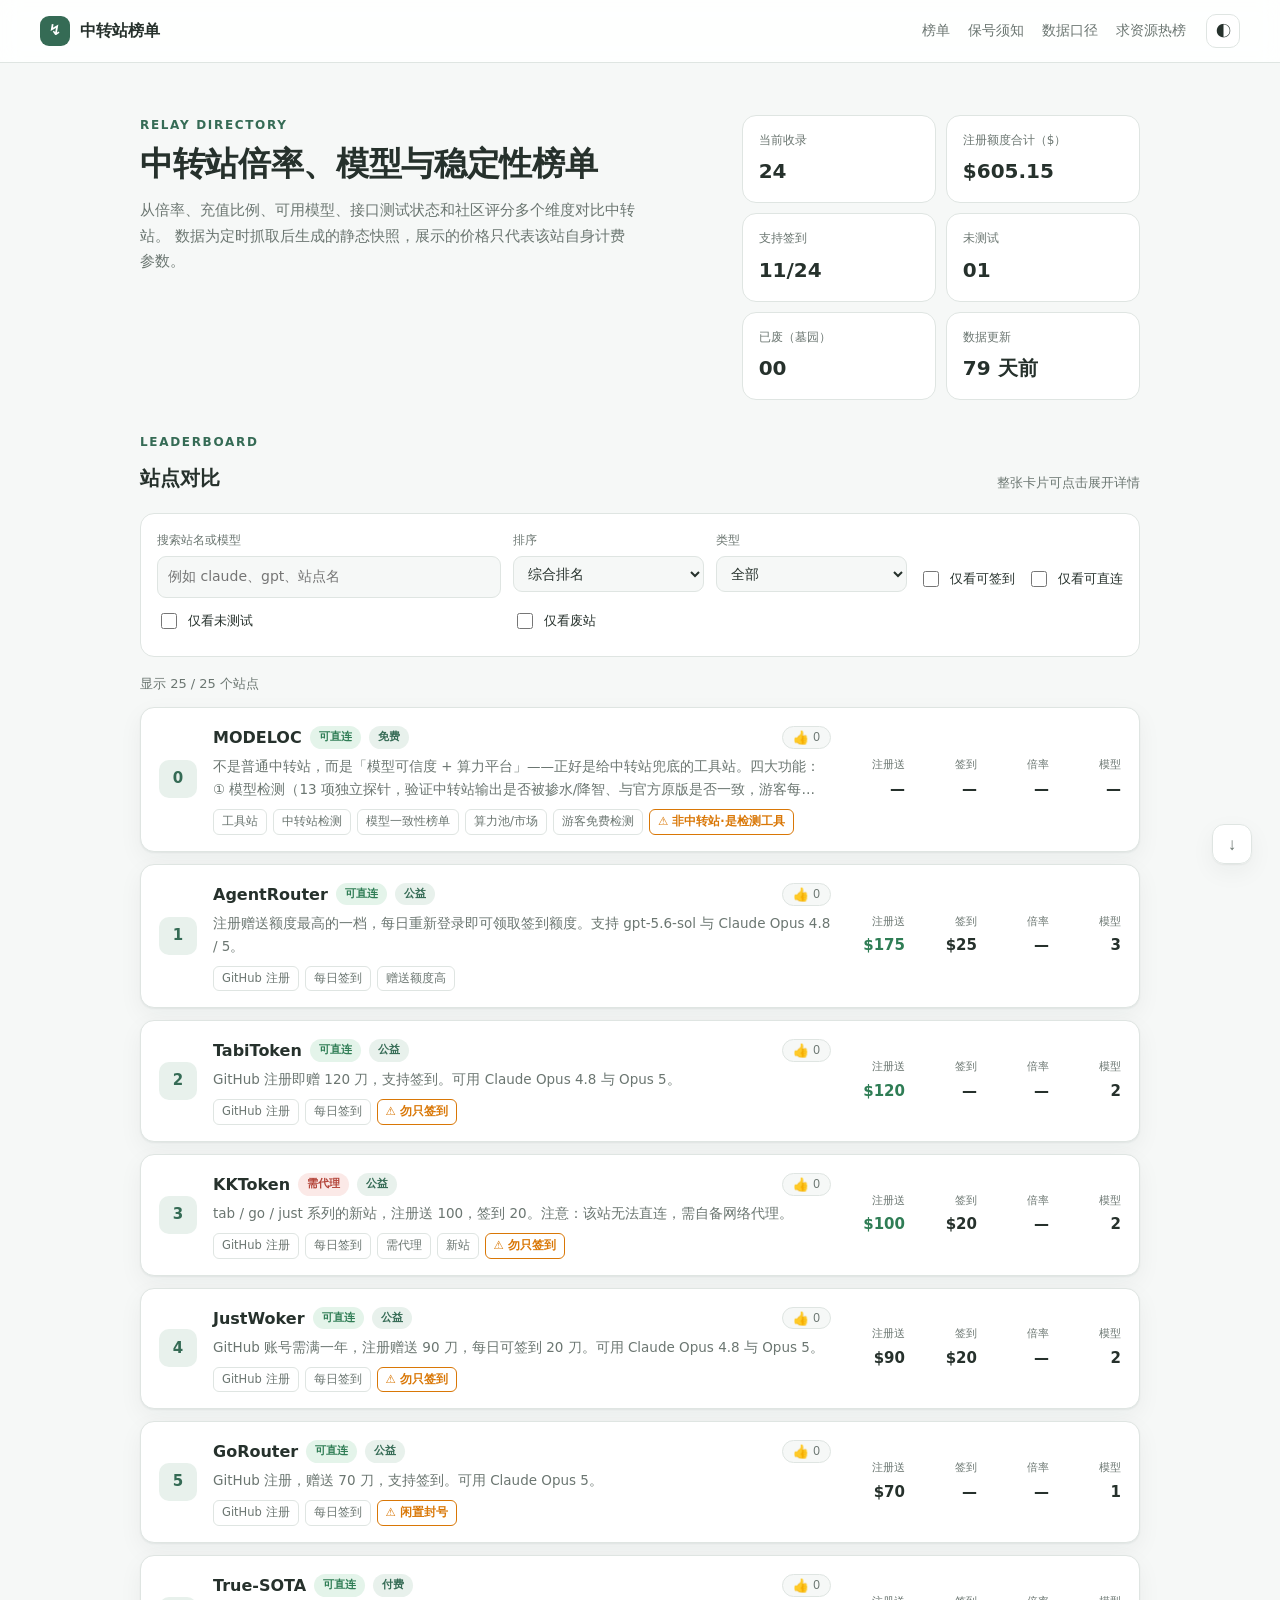
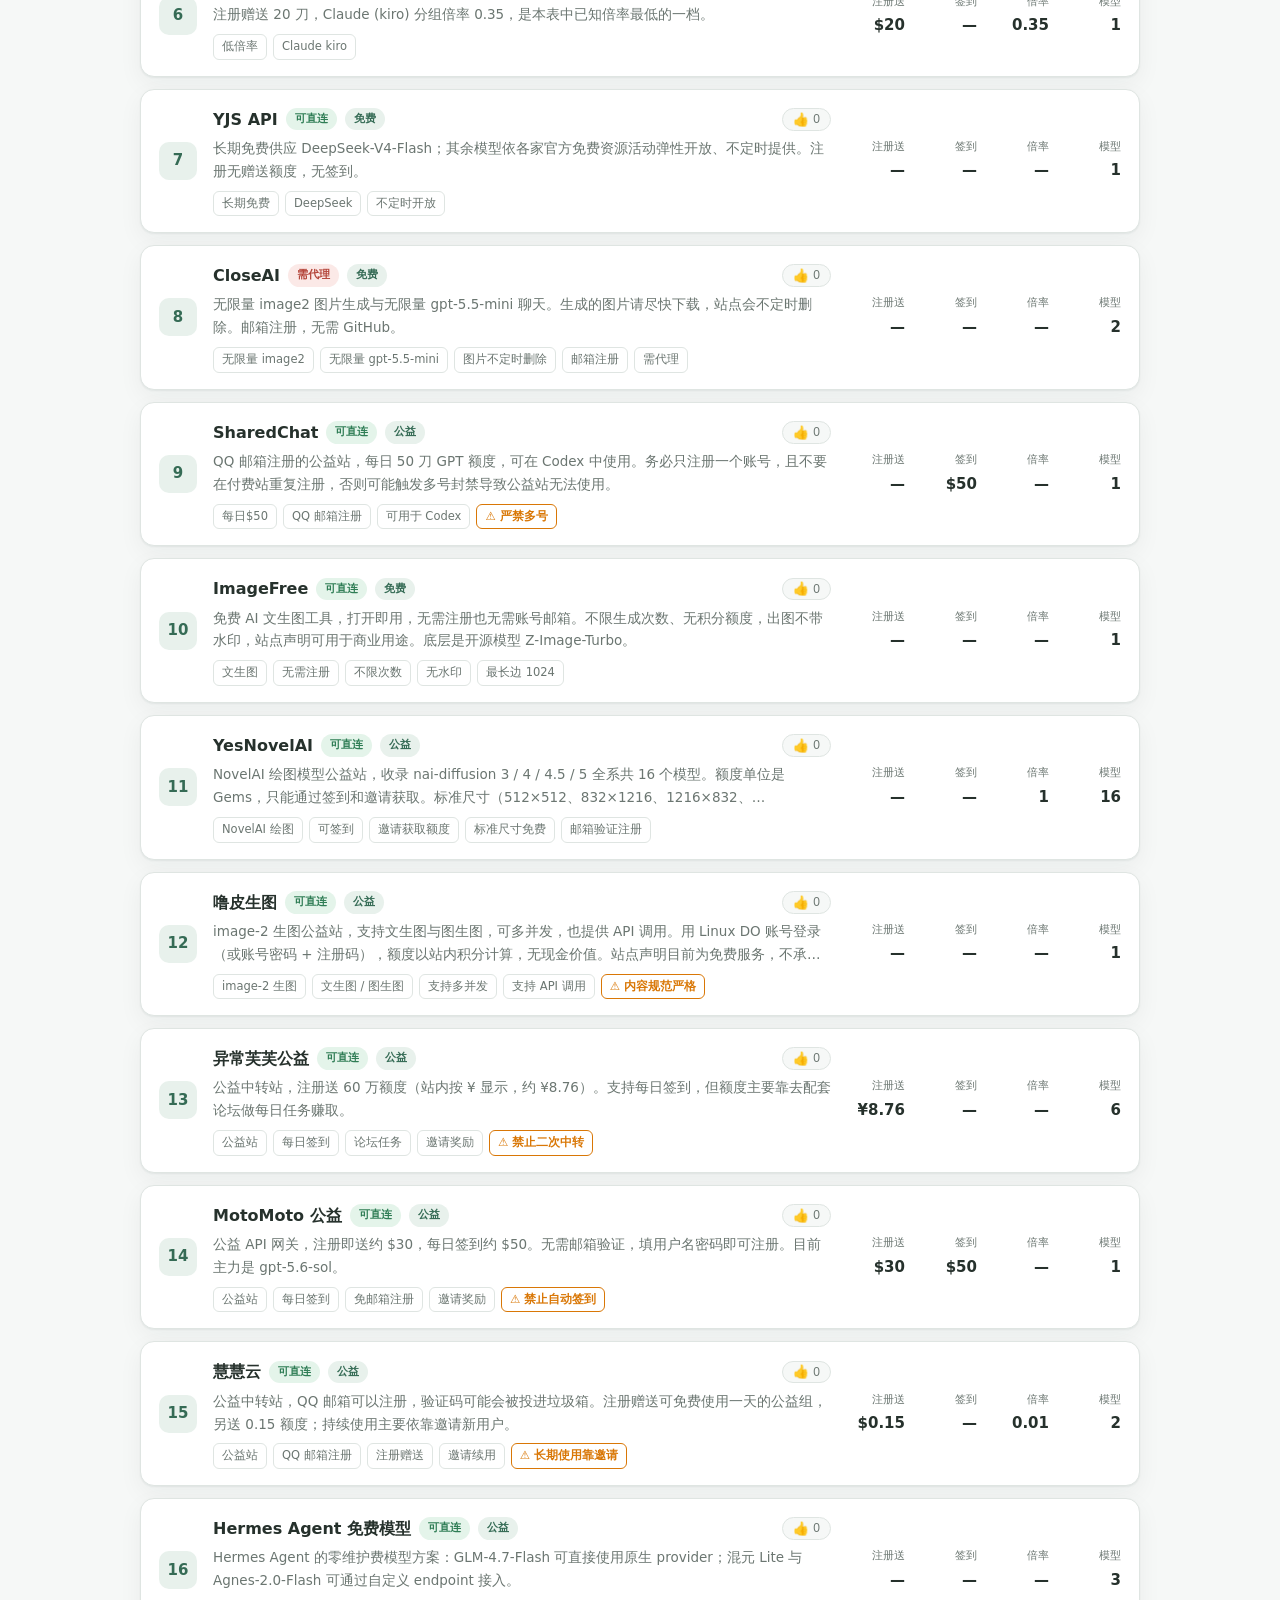
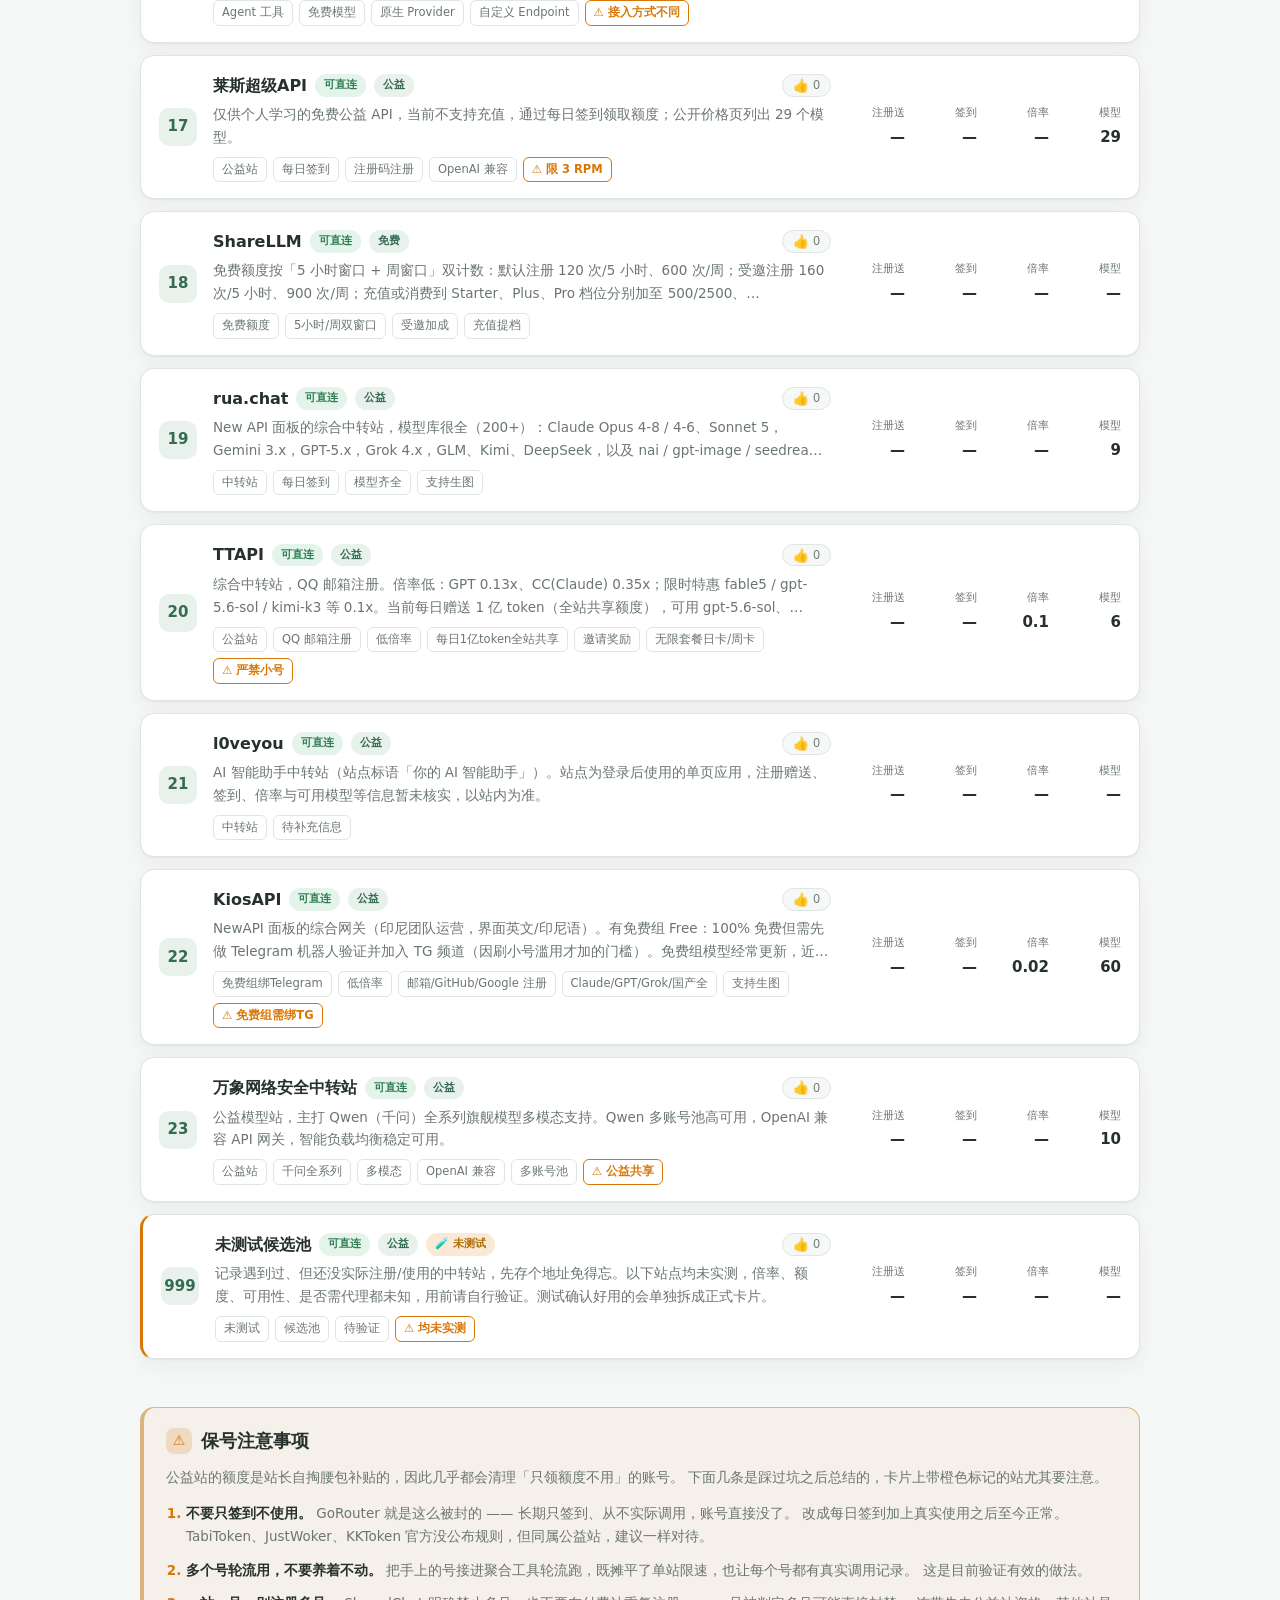
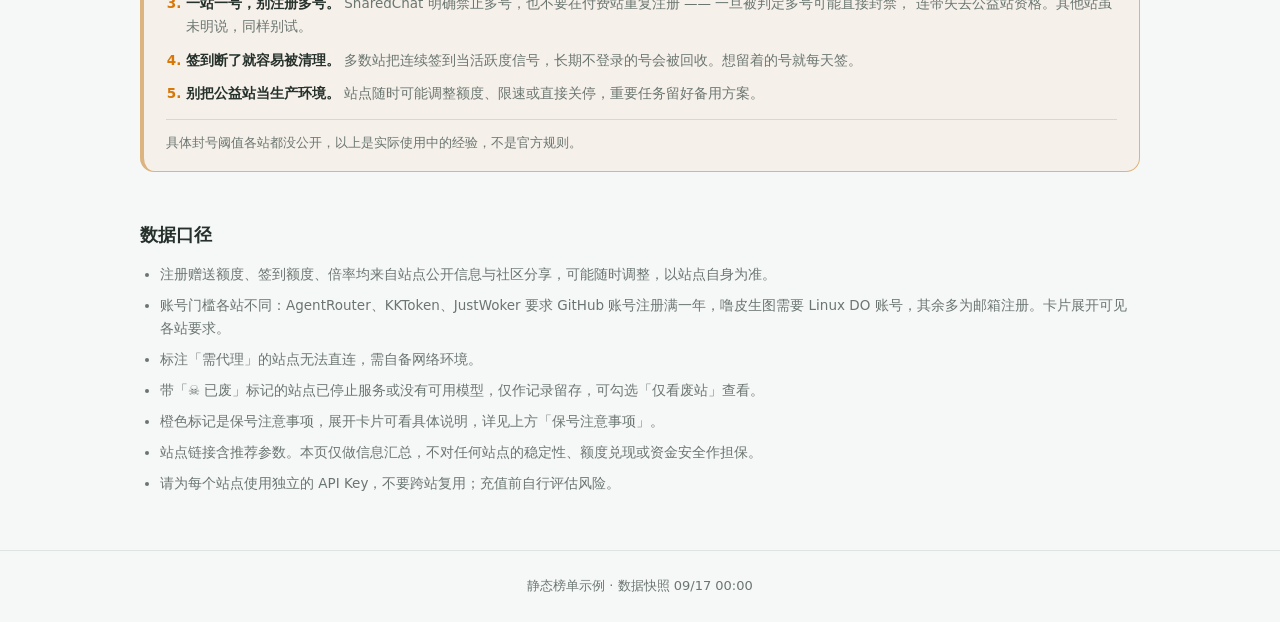
<file: index.html>
<!doctype html>
<html lang="zh-CN">
  <head>
    <meta charset="UTF-8" />
    <meta name="viewport" content="width=device-width, initial-scale=1.0" />
    <meta name="robots" content="index,follow,max-image-preview:large" />
    <meta
      name="description"
      content="中转站榜单：汇总倍率、充值比例、可用模型、接口测试状态与社区评分，一页对比。"
    />
    <title>中转站榜单 · 倍率与可用性对比</title>
    <script src="config.js?v=20261019a"></script>
    <link rel="stylesheet" href="styles.css?v=20261019a" />
    <script src="app.js?v=20261019a" defer></script>
  </head>
  <body>
    <a class="skip-link" href="#board">跳到榜单内容</a>

    <header class="site-header" id="top">
      <a class="brand" href="#top" aria-label="返回页面顶部">
        <span class="brand-mark" aria-hidden="true">↯</span>
        <span>中转站榜单</span>
      </a>
      <nav class="site-nav" aria-label="页面导航">
        <a href="#board">榜单</a>
        <a href="#notice">保号须知</a>
        <a href="#about">数据口径</a>
        <a href="./qiu/">求资源热榜</a>
      </nav>
      <div class="header-actions">
        <button type="button" class="theme-toggle" data-theme-toggle aria-pressed="false">
          <span aria-hidden="true">◐</span>
          <span class="visually-hidden">切换深浅色主题</span>
        </button>
      </div>
    </header>

    <main>
      <section class="intro" aria-labelledby="page-title">
        <div class="intro-copy">
          <p class="eyebrow">RELAY DIRECTORY</p>
          <h1 id="page-title">中转站倍率、模型与稳定性榜单</h1>
          <p class="intro-text">
            从倍率、充值比例、可用模型、接口测试状态和社区评分多个维度对比中转站。
            数据为定时抓取后生成的静态快照，展示的价格只代表该站自身计费参数。
          </p>
        </div>
        <dl class="summary-grid" aria-label="数据概览">
          <div class="summary-card">
            <dt>当前收录</dt>
            <dd data-stat="total">--</dd>
          </div>
          <div class="summary-card">
            <dt>注册额度合计（$）</dt>
            <dd data-stat="bonus">--</dd>
          </div>
          <div class="summary-card">
            <dt>支持签到</dt>
            <dd data-stat="checkin">--</dd>
          </div>
          <div class="summary-card">
            <dt>未测试</dt>
            <dd data-stat="untested">--</dd>
          </div>
          <div class="summary-card">
            <dt>已废（墓园）</dt>
            <dd data-stat="dead">--</dd>
          </div>
          <div class="summary-card">
            <dt>数据更新</dt>
            <dd data-stat="updated">--</dd>
          </div>
        </dl>
      </section>
      <!-- 后台入口：地址栏加 #admin 才显示，真正权限由后端密码控制。 -->
      <section class="admin-panel" id="admin" data-admin-panel hidden aria-labelledby="admin-title">
        <h2 id="admin-title"><span aria-hidden="true">🔧</span> 站长后台</h2>
        <p class="admin-sub" data-admin-sub>登录后可以新增站点，并在卡片中修改内容。</p>
        <form class="admin-login" data-admin-login>
          <label for="admin-pw">密码</label>
          <input type="password" id="admin-pw" autocomplete="current-password" data-admin-input />
          <button type="submit" class="admin-submit" data-admin-submit>登录</button>
          <button type="button" class="admin-logout" data-admin-logout hidden>退出</button>
          <span class="admin-msg" data-admin-msg aria-live="polite"></span>
        </form>
        <div class="admin-new" data-admin-new hidden>
          <button type="button" class="admin-new-toggle" data-admin-new-toggle>+ 新增一个站点</button>
          <span class="admin-new-msg" data-admin-new-msg aria-live="polite"></span>
          <div class="admin-new-form" data-admin-new-form hidden></div>
        </div>
        <div class="admin-new" data-admin-deadnew hidden>
          <button type="button" class="admin-new-toggle admin-deadnew-toggle" data-admin-deadnew-toggle>
            ☠ 新增废站（只填名字就行）
          </button>
          <span class="admin-new-msg" data-admin-deadnew-msg aria-live="polite"></span>
          <div class="admin-new-form" data-admin-deadnew-form hidden></div>
        </div>
        <div class="admin-deleted" data-admin-deleted hidden>
          <button type="button" class="admin-new-toggle" data-admin-deleted-toggle>
            已删除卡片（0）
          </button>
          <span class="admin-new-msg" data-admin-deleted-msg aria-live="polite"></span>
          <div class="admin-deleted-list" data-admin-deleted-list hidden></div>
        </div>
        <div class="admin-deleted" data-admin-hidden hidden>
          <button type="button" class="admin-new-toggle" data-admin-hidden-toggle>
            已隐藏卡片（0）
          </button>
          <span class="admin-new-msg" data-admin-hidden-msg aria-live="polite"></span>
          <div class="admin-deleted-list" data-admin-hidden-list hidden></div>
        </div>
      </section>

      <section class="board-section" id="board" aria-labelledby="board-title">
        <div class="section-heading">
          <div>
            <p class="eyebrow">LEADERBOARD</p>
            <h2 id="board-title">站点对比</h2>
          </div>
          <p class="section-note">整张卡片可点击展开详情</p>
        </div>

        <form class="controls" data-controls role="search" aria-label="筛选与排序">
          <div class="control search-control">
            <label for="q">搜索站名或模型</label>
            <input
              type="search"
              id="q"
              name="q"
              placeholder="例如 claude、gpt、站点名"
              autocomplete="off"
              data-filter="q"
            />
          </div>
          <div class="control">
            <label for="sort">排序</label>
            <select id="sort" name="sort" data-filter="sort">
              <option value="rank">综合排名</option>
              <option value="bonus">注册额度最高</option>
              <option value="checkin">签到额度最高</option>
              <option value="multiplier">倍率从低到高</option>
              <option value="models">模型数量最多</option>
            </select>
          </div>
          <div class="control">
            <label for="category">类型</label>
            <select id="category" name="category" data-filter="category">
              <option value="all">全部</option>
              <option value="welfare">有赠送</option>
              <option value="free">免费</option>
              <option value="paid">付费为主</option>
            </select>
          </div>
          <div class="control control-checkbox">
            <input type="checkbox" id="checkin" name="checkin" data-filter="checkin" />
            <label for="checkin">仅看可签到</label>
          </div>
          <div class="control control-checkbox">
            <input type="checkbox" id="direct" name="direct" data-filter="direct" />
            <label for="direct">仅看可直连</label>
          </div>
          <div class="control control-checkbox">
            <input type="checkbox" id="untestedonly" name="untestedonly" data-filter="untested" />
            <label for="untestedonly">仅看未测试</label>
          </div>
          <div class="control control-checkbox">
            <input type="checkbox" id="deadonly" name="deadonly" data-filter="dead" />
            <label for="deadonly">仅看废站</label>
          </div>
        </form>

        <p class="result-count" data-result-count aria-live="polite"></p>
        <div class="board-list" data-board></div>
        <p class="empty-state" data-empty hidden>没有匹配的站点，试试放宽筛选条件。</p>
      </section>
      <section class="notice-section" id="notice" aria-labelledby="notice-title">
        <div class="notice-head">
          <span class="notice-icon" aria-hidden="true">⚠</span>
          <h2 id="notice-title">保号注意事项</h2>
        </div>
        <p class="notice-lead">
          公益站的额度是站长自掏腰包补贴的，因此几乎都会清理「只领额度不用」的账号。
          下面几条是踩过坑之后总结的，卡片上带橙色标记的站尤其要注意。
        </p>
        <ol class="notice-list">
          <li>
            <strong>不要只签到不使用。</strong>
            GoRouter 就是这么被封的 —— 长期只签到、从不实际调用，账号直接没了。
            改成每日签到加上真实使用之后至今正常。TabiToken、JustWoker、KKToken
            官方没公布规则，但同属公益站，建议一样对待。
          </li>
          <li>
            <strong>多个号轮流用，不要养着不动。</strong>
            把手上的号接进聚合工具轮流跑，既摊平了单站限速，也让每个号都有真实调用记录。
            这是目前验证有效的做法。
          </li>
          <li>
            <strong>一站一号，别注册多号。</strong>
            SharedChat 明确禁止多号，也不要在付费站重复注册 —— 一旦被判定多号可能直接封禁，
            连带失去公益站资格。其他站虽未明说，同样别试。
          </li>
          <li>
            <strong>签到断了就容易被清理。</strong>
            多数站把连续签到当活跃度信号，长期不登录的号会被回收。想留着的号就每天签。
          </li>
          <li>
            <strong>别把公益站当生产环境。</strong>
            站点随时可能调整额度、限速或直接关停，重要任务留好备用方案。
          </li>
        </ol>
        <p class="notice-foot">
          具体封号阈值各站都没公开，以上是实际使用中的经验，不是官方规则。
        </p>
      </section>
      <section class="about-section" id="about" aria-labelledby="about-title">
        <h2 id="about-title">数据口径</h2>
        <ul class="about-list">
          <li>注册赠送额度、签到额度、倍率均来自站点公开信息与社区分享，可能随时调整，以站点自身为准。</li>
          <li>账号门槛各站不同：AgentRouter、KKToken、JustWoker 要求 GitHub 账号注册满一年，噜皮生图需要 Linux DO 账号，其余多为邮箱注册。卡片展开可见各站要求。</li>
          <li>标注「需代理」的站点无法直连，需自备网络环境。</li>
          <li>带「☠ 已废」标记的站点已停止服务或没有可用模型，仅作记录留存，可勾选「仅看废站」查看。</li>
          <li>橙色标记是保号注意事项，展开卡片可看具体说明，详见上方「保号注意事项」。</li>
          <li>站点链接含推荐参数。本页仅做信息汇总，不对任何站点的稳定性、额度兑现或资金安全作担保。</li>
          <li>请为每个站点使用独立的 API Key，不要跨站复用；充值前自行评估风险。</li>
        </ul>
      </section>
    </main>

    <footer class="site-footer">
      <p>静态榜单示例 · 数据快照 <span data-footer-updated>--</span></p>
    </footer>

    <div class="scroll-dock" data-scroll-dock hidden>
      <button type="button" class="scroll-btn" data-scroll-top aria-label="回到顶部" title="回到顶部">
        <span aria-hidden="true">↑</span>
      </button>
      <button type="button" class="scroll-btn" data-scroll-bottom aria-label="到底部" title="到底部">
        <span aria-hidden="true">↓</span>
      </button>
    </div>

    <template data-card-template>
      <article class="board-card" tabindex="0" role="button" aria-expanded="false">
        <div class="card-main">
          <div class="rank-badge" data-field="rank"></div>
          <div class="card-body">
            <div class="card-title-row">
              <h3 class="card-title" data-field="name"></h3>
              <span class="status-pill" data-field="status"></span>
              <span class="category-pill" data-field="category"></span>
              <span class="untested-pill" data-field="untestedPill" hidden>🧪 未测试</span>
              <span class="dead-pill" data-field="deadPill" hidden>☠ 已废</span>
              <span class="hidden-pill" data-field="hiddenPill" hidden>🙈 已隐藏</span>
              <button type="button" class="hide-quick" data-field="hideQuickBtn" hidden
                title="一键隐藏（访客看不到）">🙈</button>
              <button type="button" class="like-btn" data-field="likeBtn" aria-pressed="false" title="点赞置顶">
                <span class="like-ico" aria-hidden="true">👍</span><span class="like-count" data-field="likeCount">0</span>
              </button>
            </div>
            <p class="card-desc" data-field="description"></p>
            <ul class="tag-list" data-field="tags"></ul>
          </div>
          <div class="card-metrics">
            <div class="metric">
              <span class="metric-label">注册送</span>
              <strong class="metric-value" data-field="bonus"></strong>
            </div>
            <div class="metric">
              <span class="metric-label">签到</span>
              <strong class="metric-value" data-field="checkin"></strong>
            </div>
            <div class="metric">
              <span class="metric-label">倍率</span>
              <strong class="metric-value" data-field="multiplier"></strong>
            </div>
            <div class="metric">
              <span class="metric-label">模型</span>
              <strong class="metric-value" data-field="models"></strong>
            </div>
          </div>
        </div>
        <div class="card-detail" data-detail hidden>
          <p class="card-deadnote" data-field="deadNote" hidden></p>
          <p class="card-caveat" data-field="caveat"></p>
          <p class="card-extra" data-field="extraNote"></p>
          <dl class="detail-grid">
            <div><dt>充值比例</dt><dd data-field="ratio"></dd></div>
            <div><dt>福利类型</dt><dd data-field="benefits"></dd></div>
            <div><dt>账号要求</dt><dd data-field="githubAge"></dd></div>
            <div><dt>网络</dt><dd data-field="connect"></dd></div>
          </dl>
          <div class="detail-block">
            <h4>分组倍率</h4>
            <ul class="group-list" data-field="groups"></ul>
          </div>
          <div class="detail-block">
            <h4>可用模型</h4>
            <ul class="model-list" data-field="modelList"></ul>
          </div>
          <div class="detail-actions">
            <a class="visit-link" data-field="link" target="_blank" rel="noreferrer noopener">
              访问站点 ↗
            </a>
          </div>
          <div class="card-admin" data-field="adminWrap" hidden>
            <button type="button" class="card-admin-btn" data-field="adminBtn">编辑这条</button>
            <button type="button" class="card-admin-btn card-admin-dead" data-field="deadBtn" hidden>
              ☠ 加入废站
            </button>
            <button type="button" class="card-admin-btn card-admin-hide" data-field="hideBtn" hidden>
              🙈 一键隐藏
            </button>
            <span class="card-admin-msg" data-field="adminMsg" aria-live="polite"></span>
            <div class="card-admin-form" data-field="adminForm" hidden></div>
          </div>
        </div>
      </article>
    </template>
  </body>
</html>
</file>
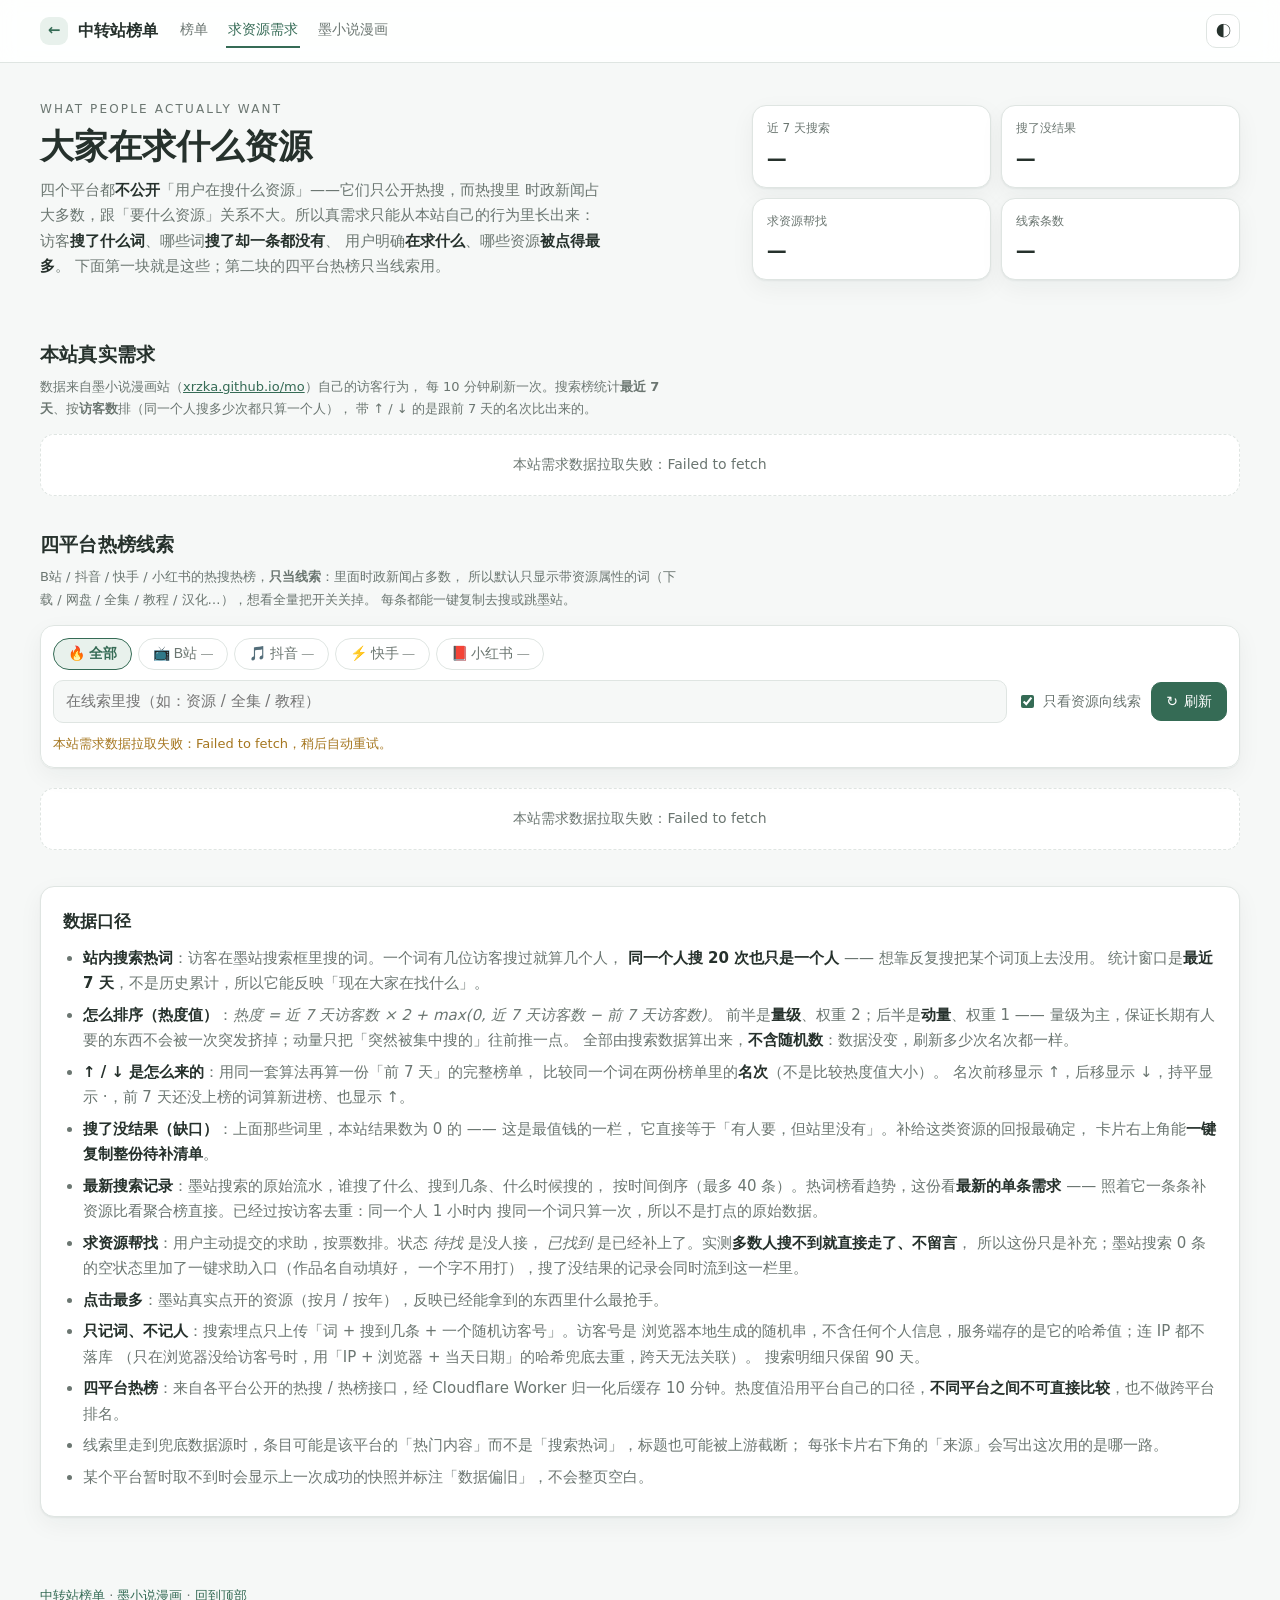
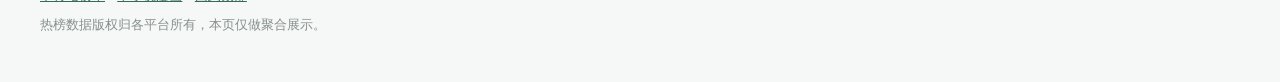
<file: qiu/index.html>
<!doctype html>
<html lang="zh-CN">
  <head>
    <meta charset="UTF-8" />
    <meta name="viewport" content="width=device-width, initial-scale=1.0" />
    <meta name="robots" content="index,follow,max-image-preview:large" />
    <meta
      name="description"
      content="求资源需求看板：本站真实搜索词、搜了没结果的缺口、用户在求的资源，外加 B站/抖音/快手/小红书的热榜线索。"
    />
    <title>求资源需求看板 · 本站真实搜索 + 四平台线索</title>
    <script src="../config.js?v=20261029b"></script>
    <link rel="stylesheet" href="styles.css?v=20261029b" />
    <script src="app.js?v=20261029b" defer></script>
  </head>
  <body>
    <a class="skip-link" href="#demand">跳到需求数据</a>

    <header class="site-header" id="top">
      <a class="brand" href="../" aria-label="返回中转站榜单">
        <span class="brand-mark" aria-hidden="true">←</span>
        <span>中转站榜单</span>
      </a>
      <nav class="site-nav" aria-label="页面导航">
        <a href="../">榜单</a>
        <a href="./" aria-current="page">求资源需求</a>
        <a href="https://xrzka.github.io/mo/">墨小说漫画</a>
      </nav>
      <div class="header-actions">
        <button type="button" class="theme-toggle" data-theme-toggle aria-pressed="false">
          <span aria-hidden="true">◐</span>
          <span class="visually-hidden">切换深浅色主题</span>
        </button>
      </div>
    </header>

    <main>
      <section class="intro" aria-labelledby="page-title">
        <div class="intro-copy">
          <p class="eyebrow">WHAT PEOPLE ACTUALLY WANT</p>
          <h1 id="page-title">大家在求什么资源</h1>
          <p class="intro-text">
            四个平台都<strong>不公开</strong>「用户在搜什么资源」——它们只公开热搜，而热搜里
            时政新闻占大多数，跟「要什么资源」关系不大。所以真需求只能从本站自己的行为里长出来：
            访客<strong>搜了什么词</strong>、哪些词<strong>搜了却一条都没有</strong>、
            用户明确<strong>在求什么</strong>、哪些资源<strong>被点得最多</strong>。
            下面第一块就是这些；第二块的四平台热榜只当线索用。
          </p>
        </div>
        <dl class="summary-grid" aria-label="数据概览">
          <div class="summary-cell">
            <dt>近 7 天搜索</dt>
            <dd data-summary="searches">—</dd>
          </div>
          <div class="summary-cell">
            <dt>搜了没结果</dt>
            <dd data-summary="gaps">—</dd>
          </div>
          <div class="summary-cell">
            <dt>求资源帮找</dt>
            <dd data-summary="wanted">—</dd>
          </div>
          <div class="summary-cell">
            <dt>线索条数</dt>
            <dd data-summary="clues">—</dd>
          </div>
        </dl>
      </section>

      <section class="demand" id="demand" aria-labelledby="demand-title">
        <div class="section-head">
          <h2 id="demand-title">本站真实需求</h2>
          <p class="section-note">
            数据来自墨小说漫画站（<a href="https://xrzka.github.io/mo/">xrzka.github.io/mo</a>）自己的访客行为，
            每 10 分钟刷新一次。搜索榜统计<strong>最近 7 天</strong>、按<strong>访客数</strong>排（同一个人搜多少次都只算一个人），
            带 ↑ / ↓ 的是跟前 7 天的名次比出来的。
          </p>
        </div>
        <div class="demand-grid" data-demand aria-busy="true">
          <p class="placeholder">正在读取本站需求数据…</p>
        </div>
      </section>

      <section class="clues" id="clues" aria-labelledby="clues-title">
        <div class="section-head">
          <h2 id="clues-title">四平台热榜线索</h2>
          <p class="section-note">
            B站 / 抖音 / 快手 / 小红书的热搜热榜，<strong>只当线索</strong>：里面时政新闻占多数，
            所以默认只显示带资源属性的词（下载 / 网盘 / 全集 / 教程 / 汉化…），想看全量把开关关掉。
            每条都能一键复制去搜或跳墨站。
          </p>
        </div>

        <div class="controls" aria-label="筛选与刷新">
          <div class="tabs" role="tablist" aria-label="平台切换" data-tabs></div>

          <div class="control-row">
            <label class="search-field">
              <span class="visually-hidden">搜索线索关键词</span>
              <input
                type="search"
                id="q"
                placeholder="在线索里搜（如：资源 / 全集 / 教程）"
                autocomplete="off"
              />
            </label>

            <label class="switch-field">
              <input type="checkbox" data-want-only checked />
              <span>只看资源向线索</span>
            </label>

            <button type="button" class="refresh-btn" data-refresh>
              <span aria-hidden="true">↻</span>
              <span>刷新</span>
            </button>

            <p class="status" data-status role="status" aria-live="polite"></p>
          </div>
        </div>

        <div class="boards" id="boards" aria-label="热榜列表" data-boards aria-busy="true">
          <p class="placeholder" data-placeholder>正在拉取四个平台的实时热榜…</p>
        </div>
      </section>

      <section class="about" id="about" aria-labelledby="about-title">
        <h2 id="about-title">数据口径</h2>
        <ul>
          <li>
            <strong>站内搜索热词</strong>：访客在墨站搜索框里搜的词。一个词有几位访客搜过就算几个人，
            <strong>同一个人搜 20 次也只是一个人</strong> —— 想靠反复搜把某个词顶上去没用。
            统计窗口是<strong>最近 7 天</strong>，不是历史累计，所以它能反映「现在大家在找什么」。
          </li>
          <li>
            <strong>怎么排序（热度值）</strong>：<em>热度 = 近 7 天访客数 × 2 + max(0, 近 7 天访客数 − 前 7 天访客数)</em>。
            前半是<strong>量级</strong>、权重 2；后半是<strong>动量</strong>、权重 1 ——
            量级为主，保证长期有人要的东西不会被一次突发挤掉；动量只把「突然被集中搜的」往前推一点。
            全部由搜索数据算出来，<strong>不含随机数</strong>：数据没变，刷新多少次名次都一样。
          </li>
          <li>
            <strong>↑ / ↓ 是怎么来的</strong>：用同一套算法再算一份「前 7 天」的完整榜单，
            比较同一个词在两份榜单里的<strong>名次</strong>（不是比较热度值大小）。
            名次前移显示 ↑，后移显示 ↓，持平显示 ·，前 7 天还没上榜的词算新进榜、也显示 ↑。
          </li>
          <li>
            <strong>搜了没结果（缺口）</strong>：上面那些词里，本站结果数为 0 的 —— 这是最值钱的一栏，
            它直接等于「有人要，但站里没有」。补给这类资源的回报最确定，
            卡片右上角能<strong>一键复制整份待补清单</strong>。
          </li>
          <li>
            <strong>最新搜索记录</strong>：墨站搜索的原始流水，谁搜了什么、搜到几条、什么时候搜的，
            按时间倒序（最多 40 条）。热词榜看趋势，这份看<strong>最新的单条需求</strong> ——
            照着它一条条补资源比看聚合榜直接。已经过按访客去重：同一个人 1 小时内
            搜同一个词只算一次，所以不是打点的原始数据。
          </li>
          <li>
            <strong>求资源帮找</strong>：用户主动提交的求助，按票数排。状态 <em>待找</em> 是没人接，
            <em>已找到</em> 是已经补上了。实测<strong>多数人搜不到就直接走了、不留言</strong>，
            所以这份只是补充；墨站搜索 0 条的空状态里加了一键求助入口（作品名自动填好，
            一个字不用打），搜了没结果的记录会同时流到这一栏里。
          </li>
          <li>
            <strong>点击最多</strong>：墨站真实点开的资源（按月 / 按年），反映已经能拿到的东西里什么最抢手。
          </li>
          <li>
            <strong>只记词、不记人</strong>：搜索埋点只上传「词 + 搜到几条 + 一个随机访客号」。访客号是
            浏览器本地生成的随机串，不含任何个人信息，服务端存的是它的哈希值；连 IP 都不落库
            （只在浏览器没给访客号时，用「IP + 浏览器 + 当天日期」的哈希兜底去重，跨天无法关联）。
            搜索明细只保留 90 天。
          </li>
          <li>
            <strong>四平台热榜</strong>：来自各平台公开的热搜 / 热榜接口，经 Cloudflare Worker 归一化后缓存
            10 分钟。热度值沿用平台自己的口径，<strong>不同平台之间不可直接比较</strong>，也不做跨平台排名。
          </li>
          <li>
            线索里走到兜底数据源时，条目可能是该平台的「热门内容」而不是「搜索热词」，标题也可能被上游截断；
            每张卡片右下角的「来源」会写出这次用的是哪一路。
          </li>
          <li>
            某个平台暂时取不到时会显示上一次成功的快照并标注「数据偏旧」，不会整页空白。
          </li>
        </ul>
      </section>
    </main>

    <footer class="site-footer">
      <p>
        <a href="../">中转站榜单</a> ·
        <a href="https://xrzka.github.io/mo/">墨小说漫画</a> ·
        <a href="#top">回到顶部</a>
      </p>
      <p class="muted">热榜数据版权归各平台所有，本页仅做聚合展示。</p>
    </footer>
  </body>
</html>
</file>
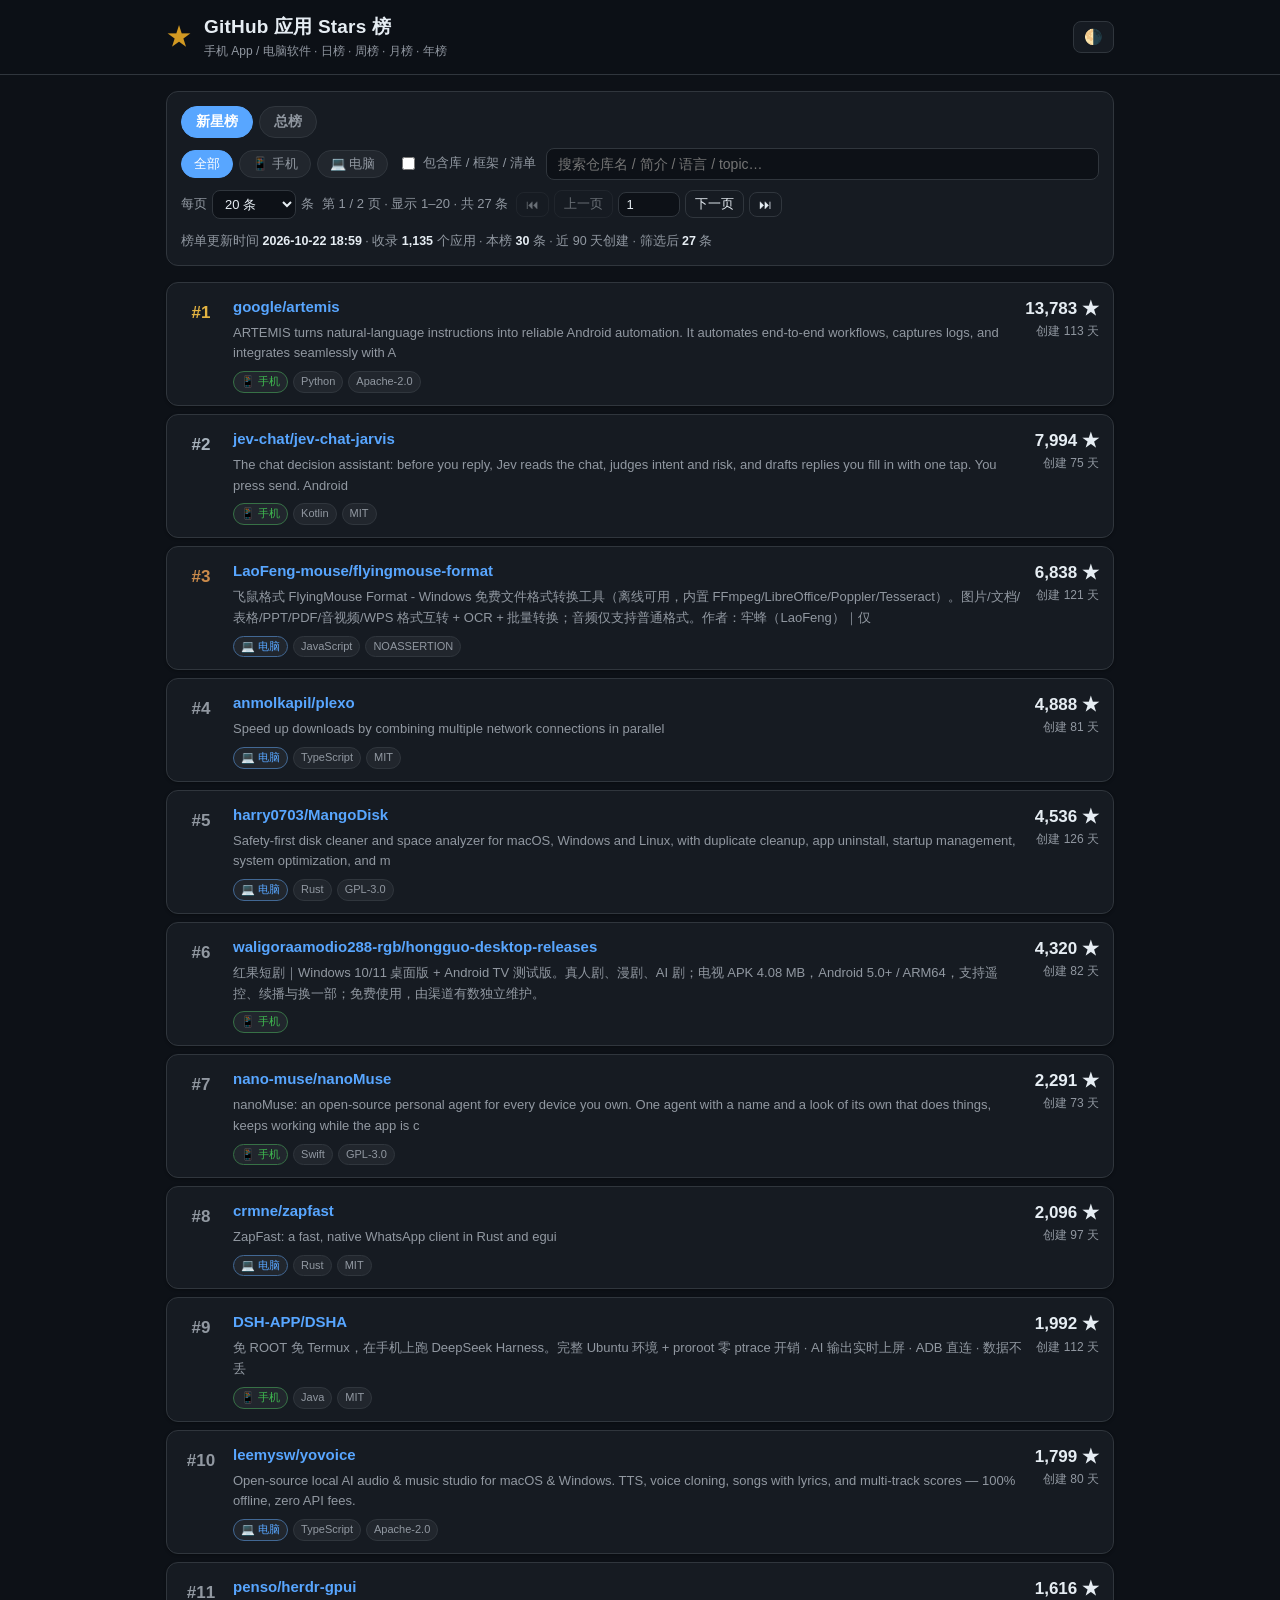
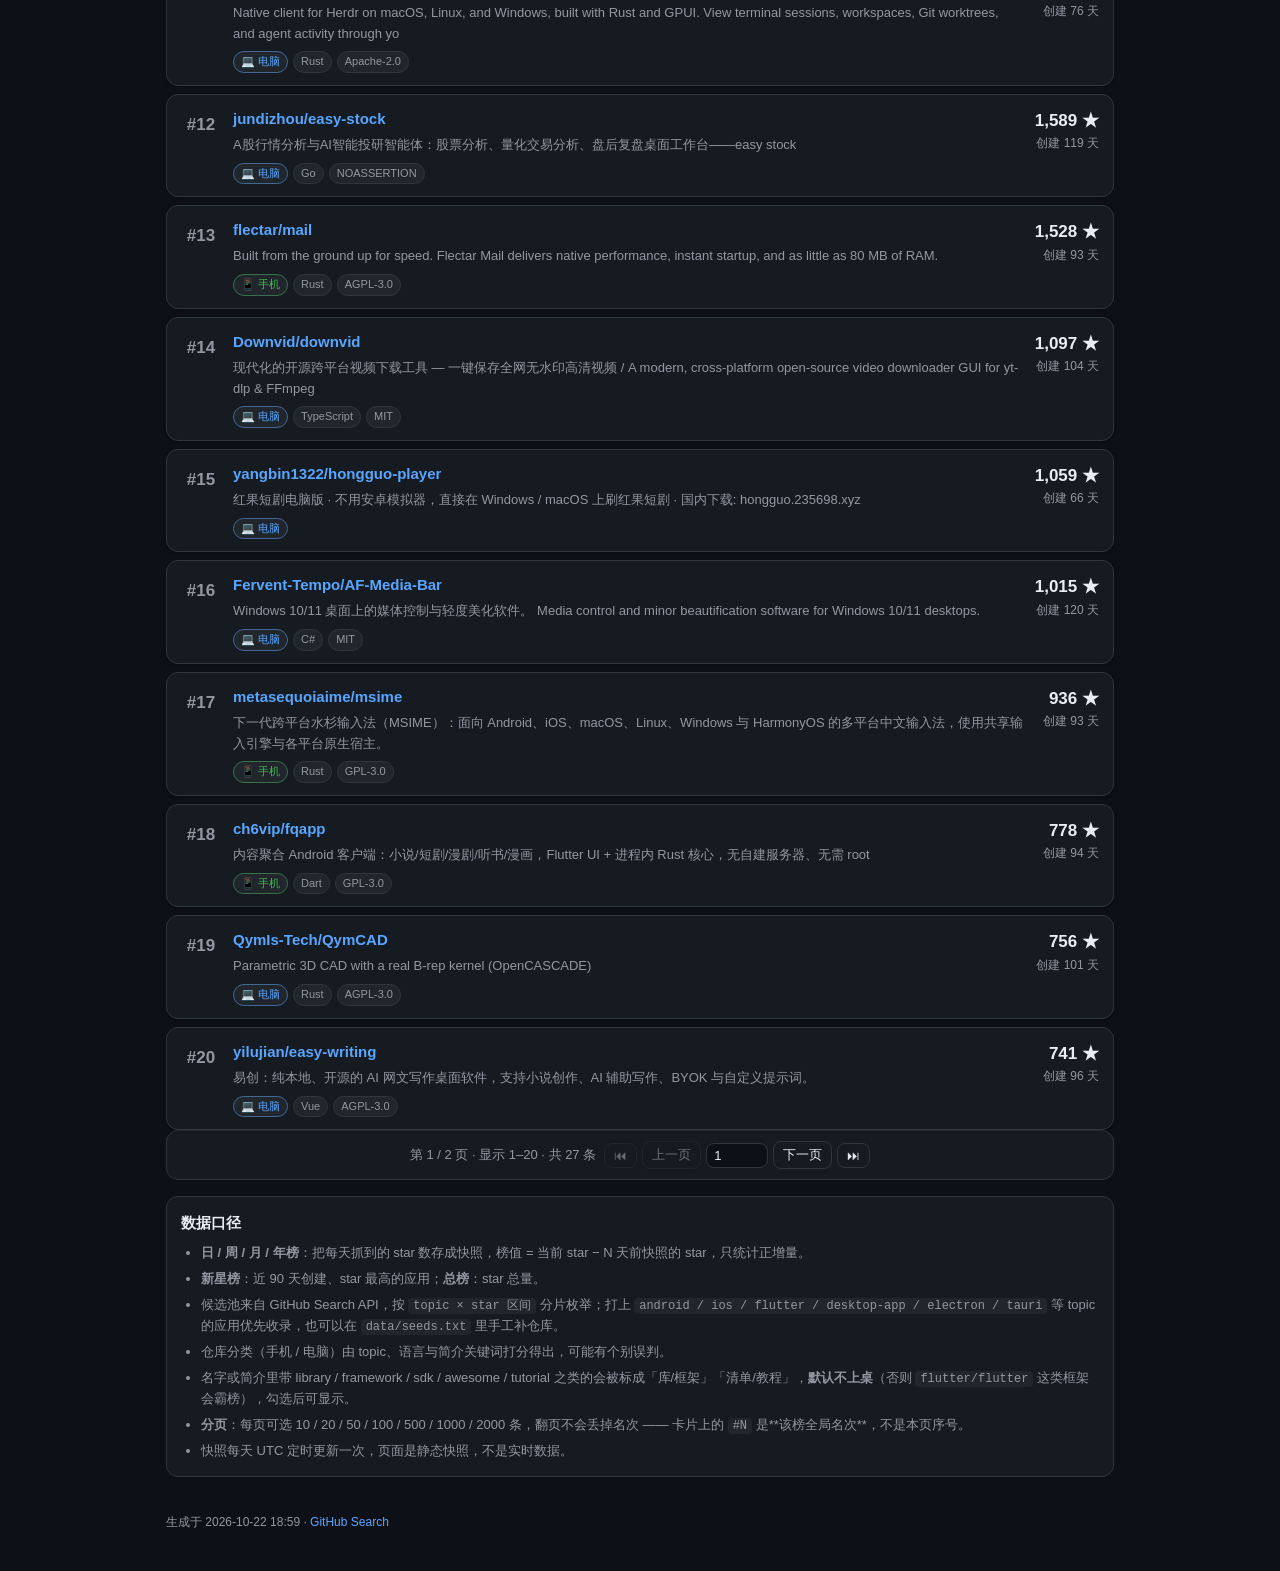
<file: stars/index.html>
<!DOCTYPE html>
<html lang="zh-CN" data-theme="dark">
<head>
<meta charset="utf-8">
<meta name="viewport" content="width=device-width, initial-scale=1, viewport-fit=cover">
<title>GitHub 应用 Stars 榜 · 手机 / 电脑</title>
<meta name="description" content="GitHub 手机应用与电脑应用的 Stars 日榜、周榜、月榜、年榜，基于每日快照差分计算。">
<link rel="icon" href="data:image/svg+xml,%3Csvg xmlns='http://www.w3.org/2000/svg' viewBox='0 0 32 32'%3E%3Ctext y='26' font-size='26'%3E★%3C/text%3E%3C/svg%3E">
<link rel="stylesheet" href="styles.css?v=3">
</head>
<body>
<header class="topbar">
  <div class="wrap topbar-inner">
    <div class="brand">
      <span class="logo">★</span>
      <div>
        <h1>GitHub 应用 Stars 榜</h1>
        <p class="sub">手机 App / 电脑软件 · 日榜 · 周榜 · 月榜 · 年榜</p>
      </div>
    </div>
    <button id="themeBtn" class="ghost" type="button" title="切换主题">🌗</button>
  </div>
</header>

<main class="wrap">
  <section class="panel">
    <div class="row">
      <div id="periodTabs" class="tabs" role="tablist"></div>
    </div>
    <div class="row">
      <div id="platformTabs" class="tabs small" role="tablist"></div>
      <label class="chk"><input id="withLib" type="checkbox"> 包含库 / 框架 / 清单</label>
      <input id="q" class="search" type="search" placeholder="搜索仓库名 / 简介 / 语言 / topic…" autocomplete="off">
    </div>
    <div id="pagerTop" class="row pagerbar"></div>
    <p id="meta" class="meta">加载中…</p>
  </section>

  <section id="board" class="board" aria-live="polite"></section>
  <p id="empty" class="empty" hidden></p>
  <div id="pagerBottom" class="row pagerbar bottom" hidden></div>

  <section class="panel note">
    <h2>数据口径</h2>
    <ul>
      <li><b>日 / 周 / 月 / 年榜</b>：把每天抓到的 star 数存成快照，榜值 = 当前 star − N 天前快照的 star，只统计正增量。</li>
      <li><b>新星榜</b>：近 90 天创建、star 最高的应用；<b>总榜</b>：star 总量。</li>
      <li>候选池来自 GitHub Search API，按 <code>topic × star 区间</code> 分片枚举；打上 <code>android / ios / flutter / desktop-app / electron / tauri</code> 等 topic 的应用优先收录，也可以在 <code>data/seeds.txt</code> 里手工补仓库。</li>
      <li>仓库分类（手机 / 电脑）由 topic、语言与简介关键词打分得出，可能有个别误判。</li>
      <li>名字或简介里带 library / framework / sdk / awesome / tutorial 之类的会被标成「库/框架」「清单/教程」，<b>默认不上桌</b>（否则 <code>flutter/flutter</code> 这类框架会霸榜），勾选后可显示。</li>
      <li><b>分页</b>：每页可选 10 / 20 / 50 / 100 / 500 / 1000 / 2000 条，翻页不会丢掉名次 —— 卡片上的 <code>#N</code> 是**该榜全局名次**，不是本页序号。</li>
      <li>快照每天 UTC 定时更新一次，页面是静态快照，不是实时数据。</li>
    </ul>
  </section>
</main>

<footer class="wrap foot">
  <span id="stamp">—</span> · <a class="link" href="https://github.com/search?q=topic%3Aandroid+stars%3A%3E1000&type=repositories" target="_blank" rel="noopener noreferrer">GitHub Search</a>
</footer>

<script src="app.js?v=3"></script>
</body>
</html>
</file>
<file: styles.css>
:root {
  --bg: #f6f8f7;
  --bg-elevated: #ffffff;
  --text: #26312c;
  --text-muted: #6b7671;
  --border: #dfe5e2;
  --accent: #356b55;
  --accent-soft: #e8f1ec;
  --ok: #2f7d55;
  --ok-soft: #e4f4ea;
  --bad: #b4453a;
  --bad-soft: #fbe9e7;
  --radius: 14px;
  --shadow: 0 1px 2px rgba(20, 40, 30, 0.06), 0 8px 24px rgba(20, 40, 30, 0.05);
}

[data-theme="dark"] {
  --bg: #151a18;
  --bg-elevated: #1e2523;
  --text: #e6ece9;
  --text-muted: #94a09b;
  --border: #303a36;
  --accent: #6cc39c;
  --accent-soft: #24322c;
  --ok: #6cc39c;
  --ok-soft: #22332b;
  --bad: #e08b80;
  --bad-soft: #352624;
  --shadow: 0 1px 2px rgba(0, 0, 0, 0.3), 0 8px 24px rgba(0, 0, 0, 0.25);
}

* { box-sizing: border-box; }

body {
  margin: 0;
  background: var(--bg);
  color: var(--text);
  font: 15px/1.7 system-ui, -apple-system, "Segoe UI", "Microsoft YaHei", sans-serif;
  -webkit-font-smoothing: antialiased;
}

.visually-hidden {
  position: absolute;
  width: 1px; height: 1px;
  margin: -1px; padding: 0;
  overflow: hidden;
  clip: rect(0 0 0 0);
  white-space: nowrap;
  border: 0;
}

.skip-link {
  position: absolute;
  left: -9999px;
  top: 0;
  padding: 10px 16px;
  background: var(--accent);
  color: #fff;
  z-index: 100;
}
.skip-link:focus { left: 8px; top: 8px; }

:focus-visible {
  outline: 2px solid var(--accent);
  outline-offset: 2px;
}
/* ---------- header ---------- */
.site-header {
  position: sticky;
  top: 0;
  z-index: 20;
  display: flex;
  align-items: center;
  gap: 20px;
  padding: 14px clamp(16px, 4vw, 40px);
  background: color-mix(in srgb, var(--bg-elevated) 88%, transparent);
  backdrop-filter: blur(10px);
  border-bottom: 1px solid var(--border);
}

.brand {
  display: inline-flex;
  align-items: center;
  gap: 10px;
  font-weight: 650;
  font-size: 16px;
  color: var(--text);
  text-decoration: none;
}

.brand-mark {
  display: grid;
  place-items: center;
  width: 30px; height: 30px;
  border-radius: 9px;
  background: var(--accent);
  color: #fff;
  font-size: 15px;
}

.site-nav {
  display: flex;
  gap: 18px;
  margin-left: auto;
  font-size: 14px;
}
.site-nav a { color: var(--text-muted); text-decoration: none; }
.site-nav a:hover { color: var(--accent); }

.theme-toggle {
  display: grid;
  place-items: center;
  width: 34px; height: 34px;
  border: 1px solid var(--border);
  border-radius: 10px;
  background: var(--bg-elevated);
  color: var(--text);
  font-size: 15px;
  cursor: pointer;
}
.theme-toggle:hover { border-color: var(--accent); color: var(--accent); }

main {
  max-width: 1080px;
  margin: 0 auto;
  padding: 0 clamp(16px, 4vw, 40px) 56px;
}
/* ---------- intro ---------- */
.intro {
  display: grid;
  grid-template-columns: minmax(0, 1.4fr) minmax(0, 1fr);
  gap: clamp(20px, 4vw, 44px);
  align-items: start;
  padding: clamp(28px, 5vw, 52px) 0 32px;
}

.eyebrow {
  margin: 0 0 8px;
  color: var(--accent);
  font-size: 12px;
  font-weight: 650;
  letter-spacing: 0.14em;
}

h1 {
  margin: 0 0 12px;
  font-size: clamp(24px, 3.4vw, 33px);
  line-height: 1.3;
  letter-spacing: -0.01em;
}

.intro-text {
  margin: 0;
  max-width: 52ch;
  color: var(--text-muted);
}

.summary-grid {
  display: grid;
  grid-template-columns: repeat(2, minmax(0, 1fr));
  gap: 10px;
  margin: 0;
}

.summary-card {
  padding: 14px 16px;
  background: var(--bg-elevated);
  border: 1px solid var(--border);
  border-radius: var(--radius);
}
.summary-card dt {
  color: var(--text-muted);
  font-size: 12px;
}
.summary-card dd {
  margin: 4px 0 0;
  font-size: 20px;
  font-weight: 680;
  font-variant-numeric: tabular-nums;
}

@media (max-width: 760px) {
  .intro { grid-template-columns: 1fr; }
}
/* ---------- controls ---------- */
.section-heading {
  display: flex;
  align-items: flex-end;
  justify-content: space-between;
  gap: 16px;
  margin-bottom: 18px;
}
.section-heading h2 { margin: 0; font-size: 20px; }
.section-note { margin: 0; color: var(--text-muted); font-size: 13px; }

.controls {
  display: grid;
  grid-template-columns: minmax(200px, 1.8fr) minmax(130px, 1fr) minmax(110px, 1fr) auto auto;
  gap: 12px;
  padding: 16px;
  background: var(--bg-elevated);
  border: 1px solid var(--border);
  border-radius: var(--radius);
  margin-bottom: 16px;
}

.control { display: flex; flex-direction: column; gap: 6px; min-width: 0; }
.control label { color: var(--text-muted); font-size: 12px; }

.control input[type="search"],
.control select {
  width: 100%;
  padding: 8px 10px;
  border: 1px solid var(--border);
  border-radius: 9px;
  background: var(--bg);
  color: var(--text);
  font: inherit;
  font-size: 14px;
}

.control-checkbox {
  flex-direction: row;
  align-items: center;
  gap: 8px;
  align-self: end;
  padding-bottom: 8px;
  white-space: nowrap;
}
.control-checkbox input { width: 16px; height: 16px; accent-color: var(--accent); }
.control-checkbox label { font-size: 13px; color: var(--text); }

.result-count {
  margin: 0 0 12px;
  color: var(--text-muted);
  font-size: 13px;
}

@media (max-width: 860px) {
  .controls { grid-template-columns: repeat(2, minmax(0, 1fr)); }
}
/* ---------- cards ---------- */
.board-list { display: grid; gap: 12px; }

.board-card {
  background: var(--bg-elevated);
  border: 1px solid var(--border);
  border-radius: var(--radius);
  box-shadow: var(--shadow);
  cursor: pointer;
  transition: border-color 0.15s, transform 0.15s;
}
.board-card:hover { border-color: var(--accent); transform: translateY(-1px); }
.board-card[aria-expanded="true"] { border-color: var(--accent); }

.card-main {
  display: grid;
  grid-template-columns: auto minmax(0, 1fr) auto;
  gap: 16px;
  align-items: center;
  padding: 16px 18px;
}

.rank-badge {
  display: grid;
  place-items: center;
  width: 38px; height: 38px;
  border-radius: 10px;
  background: var(--accent-soft);
  color: var(--accent);
  font-weight: 680;
  font-variant-numeric: tabular-nums;
}

.card-title-row {
  display: flex;
  align-items: center;
  gap: 8px;
  flex-wrap: wrap;
  margin-bottom: 4px;
}
.card-title { margin: 0; font-size: 16px; }

/* ---------- 点赞按钮 ---------- */
.like-btn {
  margin-left: auto;
  display: inline-flex;
  align-items: center;
  gap: 4px;
  padding: 2px 10px;
  border: 1px solid var(--border);
  border-radius: 999px;
  background: var(--bg);
  color: var(--text-muted);
  font-size: 12px;
  line-height: 1.4;
  cursor: pointer;
  transition: color 0.15s, border-color 0.15s, background 0.15s, transform 0.1s;
}
.like-btn:hover { border-color: var(--bad); color: var(--bad); }
.like-btn:active { transform: scale(0.94); }
.like-btn:focus-visible { outline: 2px solid var(--accent); outline-offset: 2px; }
.like-btn .like-ico { font-size: 13px; line-height: 1; }
.like-btn.liked {
  border-color: var(--bad);
  color: #fff;
  background: var(--bad);
}
.like-btn.liked .like-ico { color: #fff; }
.like-count { font-variant-numeric: tabular-nums; }

.status-pill, .category-pill {
  padding: 2px 9px;
  border-radius: 999px;
  font-size: 11px;
  font-weight: 600;
}
.status-pill.ok { background: var(--ok-soft); color: var(--ok); }
.status-pill.bad { background: var(--bad-soft); color: var(--bad); }
.category-pill { background: var(--accent-soft); color: var(--accent); }

.card-desc {
  margin: 0 0 8px;
  color: var(--text-muted);
  font-size: 13.5px;
  display: -webkit-box;
  -webkit-line-clamp: 2;
  -webkit-box-orient: vertical;
  overflow: hidden;
}
.tag-list {
  display: flex;
  flex-wrap: wrap;
  gap: 6px;
  margin: 0;
  padding: 0;
  list-style: none;
}
.tag-list li {
  padding: 2px 8px;
  border: 1px solid var(--border);
  border-radius: 6px;
  color: var(--text-muted);
  font-size: 11.5px;
}
/* 使用禁忌标签：违规会被封号，需要比普通标签更显眼 */
.tag-list li.tag-warn {
  border-color: #d97706;
  color: #d97706;
  font-weight: 600;
}

/* 明细区顶部的禁忌提示 */
.card-caveat {
  margin: 0 0 12px;
  padding: 9px 12px;
  border: 1px solid #d97706;
  border-left-width: 3px;
  border-radius: 8px;
  background: color-mix(in srgb, #d97706 8%, transparent);
  color: #d97706;
  font-size: 12.5px;
  line-height: 1.55;
}

.card-metrics {
  display: grid;
  grid-template-columns: repeat(4, minmax(58px, auto));
  gap: 14px;
  text-align: right;
}
.metric { display: flex; flex-direction: column; gap: 2px; }
.metric-label { color: var(--text-muted); font-size: 11px; }
.metric-value {
  font-size: 15px;
  font-variant-numeric: tabular-nums;
}
.metric-value.good { color: var(--ok); }

.card-detail {
  padding: 4px 18px 18px;
  border-top: 1px solid var(--border);
  margin-top: 2px;
}

.detail-grid {
  display: grid;
  grid-template-columns: repeat(auto-fit, minmax(140px, 1fr));
  gap: 12px;
  margin: 14px 0 16px;
}
.detail-grid dt { color: var(--text-muted); font-size: 12px; }
.detail-grid dd { margin: 3px 0 0; font-size: 14px; }

.detail-block { margin-bottom: 14px; }
.detail-block h4 {
  margin: 0 0 8px;
  font-size: 13px;
  color: var(--text-muted);
  font-weight: 600;
}

.group-list, .model-list {
  display: flex;
  flex-wrap: wrap;
  gap: 6px;
  margin: 0;
  padding: 0;
  list-style: none;
}
.group-list li, .model-list li {
  padding: 3px 9px;
  border-radius: 7px;
  background: var(--bg);
  border: 1px solid var(--border);
  font-size: 12px;
  font-variant-numeric: tabular-nums;
}
.group-list li b { color: var(--accent); font-weight: 650; }

.detail-actions { margin-top: 4px; }
.visit-link {
  display: inline-flex;
  align-items: center;
  gap: 6px;
  padding: 8px 14px;
  border-radius: 9px;
  background: var(--accent);
  color: #fff;
  font-size: 13.5px;
  font-weight: 600;
  text-decoration: none;
}
.visit-link:hover { filter: brightness(1.08); }

.empty-state, .load-error {
  padding: 32px;
  text-align: center;
  color: var(--text-muted);
  background: var(--bg-elevated);
  border: 1px dashed var(--border);
  border-radius: var(--radius);
}

/* ---------- about + footer ---------- */
/* 站点补充说明：中性信息，弱于禁忌提示 */
.card-extra {
  margin: 0 0 12px;
  padding: 9px 12px;
  border: 1px solid var(--border);
  border-left-width: 3px;
  border-radius: 8px;
  color: var(--text-muted);
  font-size: 12.5px;
  line-height: 1.55;
  /* 保留 extra_note 里的换行（未测试候选池等靠 \n 分段），否则会被折叠成一坨 */
  white-space: pre-line;
}

/* ---------- 保号注意事项 ---------- */
.notice-section {
  margin-top: 48px;
  padding: 18px clamp(16px, 2.5vw, 22px);
  border: 1px solid color-mix(in srgb, #d97706 45%, var(--border));
  border-left-width: 4px;
  border-radius: var(--radius);
  background: color-mix(in srgb, #d97706 6%, transparent);
}

.notice-head {
  display: flex;
  align-items: center;
  gap: 9px;
  margin-bottom: 10px;
}
.notice-icon {
  display: grid;
  place-items: center;
  width: 26px;
  height: 26px;
  flex-shrink: 0;
  border-radius: 8px;
  background: color-mix(in srgb, #d97706 18%, transparent);
  color: #d97706;
  font-size: 14px;
}
.notice-head h2 { margin: 0; font-size: 18px; }

.notice-lead {
  margin: 0 0 14px;
  color: var(--text-muted);
  font-size: 13.5px;
  line-height: 1.65;
}

.notice-list {
  margin: 0;
  padding-left: 20px;
  display: grid;
  gap: 11px;
  color: var(--text-muted);
  font-size: 13.5px;
  line-height: 1.68;
}
.notice-list strong { color: var(--text); }
/* 序号用主题色，和正文的弱化灰区分开 */
.notice-list li::marker { color: #d97706; font-weight: 600; }

.notice-foot {
  margin: 14px 0 0;
  padding-top: 12px;
  border-top: 1px solid color-mix(in srgb, #d97706 25%, transparent);
  color: var(--text-muted);
  font-size: 12.5px;
}

.about-section { margin-top: 48px; }
.about-section h2 { font-size: 18px; margin: 0 0 12px; }
.about-list {
  margin: 0;
  padding-left: 20px;
  display: grid;
  gap: 8px;
  color: var(--text-muted);
  font-size: 13.5px;
}

.site-footer {
  padding: 24px clamp(16px, 4vw, 40px);
  border-top: 1px solid var(--border);
  color: var(--text-muted);
  font-size: 13px;
  text-align: center;
}
.site-footer p { margin: 0; }

@media (max-width: 760px) {
  .card-main { grid-template-columns: auto minmax(0, 1fr); }
  .card-metrics {
    grid-column: 1 / -1;
    text-align: left;
    grid-template-columns: repeat(4, minmax(0, 1fr));
  }
}

/* ---------- 站长后台（地址加 #admin 才显示） ---------- */
.admin-panel {
  margin: 0 0 18px;
  padding: 14px 16px;
  background: var(--bg-elevated);
  border: 1px solid var(--border);
  border-left: 3px solid var(--accent);
  border-radius: 12px;
}
.admin-panel[hidden], .admin-new[hidden], .admin-deleted[hidden], .card-admin[hidden],
.admin-new-form[hidden], .admin-deleted-list[hidden], .card-admin-form[hidden] { display: none; }
.admin-panel h2 { margin: 0 0 4px; font-size: 16px; }
.admin-sub { margin: 0 0 12px; color: var(--text-muted); font-size: 12.5px; }
.admin-login { display: flex; align-items: center; flex-wrap: wrap; gap: 8px; }
.admin-login label { color: var(--text-muted); font-size: 12.5px; }
.admin-login input, .admin-field input, .admin-field textarea, .admin-field select {
  padding: 7px 10px;
  border: 1px solid var(--border);
  border-radius: 8px;
  background: var(--bg);
  color: var(--text);
  font: inherit;
  font-size: 13px;
}
.admin-login input { min-width: 200px; }
.admin-field textarea { resize: vertical; }
.admin-submit, .admin-logout, .admin-new-toggle, .card-admin-btn,
.admin-save, .admin-reset, .admin-delete {
  padding: 6px 14px;
  border: 1px solid var(--accent);
  border-radius: 8px;
  background: var(--accent);
  color: #fff;
  font: inherit;
  font-size: 12.5px;
  font-weight: 600;
  cursor: pointer;
}
.admin-logout, .admin-new-toggle, .card-admin-btn, .admin-reset {
  background: transparent;
  color: var(--accent);
}
.admin-delete { border-color: #d97706; background: transparent; color: #d97706; }
.admin-submit:disabled, .admin-save:disabled, .admin-reset:disabled,
.admin-delete:disabled { opacity: 0.6; cursor: default; }
.admin-msg, .admin-new-msg, .card-admin-msg {
  color: var(--text-muted);
  font-size: 12px;
}
.admin-msg.ok, .admin-new-msg.ok, .card-admin-msg.ok { color: var(--ok); }
.admin-msg.bad, .admin-new-msg.bad, .card-admin-msg.bad { color: #d97706; }

.admin-new, .admin-deleted, .card-admin {
  margin-top: 12px;
  padding-top: 12px;
  border-top: 1px dashed var(--border);
}
.admin-deleted-list { margin-top: 10px; display: grid; gap: 7px; max-width: 720px; }
.admin-deleted-row { display: flex; align-items: center; justify-content: space-between; gap: 12px; padding: 8px 10px; border: 1px solid var(--border); border-radius: 8px; }
.admin-deleted-row span { min-width: 0; overflow-wrap: anywhere; color: var(--text-muted); font-size: 12px; }
.admin-deleted-empty { margin: 0; color: var(--text-muted); font-size: 12px; }
.admin-restore { padding: 4px 11px; border: 1px solid var(--accent); border-radius: 7px; background: transparent; color: var(--accent); font: inherit; font-size: 12px; cursor: pointer; }
.admin-restore:disabled { opacity: 0.6; cursor: default; }
.admin-new-form, .card-admin-form {
  display: grid;
  gap: 10px;
  max-width: 680px;
  margin-top: 12px;
}
.admin-field { display: grid; gap: 4px; }
.admin-field > span { color: var(--text-muted); font-size: 12px; }
.admin-field > span em {
  margin-left: 6px;
  padding: 1px 6px;
  border-radius: 999px;
  background: var(--accent-soft);
  color: var(--accent);
  font-size: 10.5px;
  font-style: normal;
}
.admin-field-inline { display: flex; align-items: center; gap: 8px; }
.admin-field-inline input { width: auto; }
.admin-actions { display: flex; gap: 8px; flex-wrap: wrap; }
.admin-reset[hidden] { display: none; }

/* ---------- 废站（墓园）标记 ---------- */
.dead-pill {
  padding: 2px 9px;
  border-radius: 999px;
  font-size: 11px;
  font-weight: 600;
  background: var(--bad);
  color: #fff;
}
.board-card.dead { border-left: 3px solid var(--bad); opacity: 0.66; }
.board-card.dead:hover { border-color: var(--bad); transform: none; }
.board-card.dead[aria-expanded="true"] { border-color: var(--bad); }
.board-card.dead .card-title { text-decoration: line-through; text-decoration-thickness: 1px; }
.board-card.dead .rank-badge { background: var(--bad-soft); color: var(--bad); }
.card-deadnote {
  margin: 0 0 12px;
  padding: 9px 12px;
  border: 1px solid var(--bad);
  border-left-width: 3px;
  border-radius: 8px;
  color: var(--bad);
  font-size: 13px;
}
.admin-dead-toggle {
  padding: 6px 14px;
  border: 1px solid var(--bad);
  border-radius: 8px;
  background: transparent;
  color: var(--bad);
  font: inherit;
  font-size: 12.5px;
  font-weight: 600;
  cursor: pointer;
}
.admin-dead-toggle:disabled { opacity: 0.6; cursor: default; }
.admin-deadnew-toggle { border-color: var(--bad); color: var(--bad); }
/* 展开卡片即见的快捷废站按钮：复用 card-admin-btn 基础样式，只换配色 */
.card-admin-dead { border-color: var(--bad); color: var(--bad); }
.card-admin-dead:disabled { opacity: 0.6; cursor: default; }

/* ---------- 补充说明里的链接 ---------- */
.card-extra a {
  color: var(--accent);
  overflow-wrap: anywhere;
}

/* ---------- 可点击的概览统计卡 ---------- */
.summary-card.is-clickable {
  cursor: pointer;
  transition: border-color 0.15s, transform 0.15s, background 0.15s;
}
.summary-card.is-clickable:hover {
  border-color: var(--accent);
  transform: translateY(-1px);
}
.summary-card.is-clickable:focus-visible {
  outline: 2px solid var(--accent);
  outline-offset: 2px;
}

/* ---------- 未测试候选池标记 ---------- */
.untested-pill {
  padding: 2px 9px;
  border-radius: 999px;
  font-size: 11px;
  font-weight: 600;
  background: color-mix(in srgb, #d97706 16%, transparent);
  color: #b26a05;
  white-space: nowrap;
}
[data-theme="dark"] .untested-pill { color: #e0a54a; }

/* ---------- 一键隐藏 ---------- */
/* 隐藏卡只有管理员看得到，用紫色系与废站（红）/未测试（橙）区分开 */
.hidden-pill {
  padding: 2px 9px;
  border-radius: 999px;
  font-size: 11px;
  font-weight: 600;
  background: color-mix(in srgb, #7c3aed 16%, transparent);
  color: #6d28d9;
  white-space: nowrap;
}
[data-theme="dark"] .hidden-pill { color: #c4b5fd; }
.board-card.is-hidden { border-left: 3px solid #7c3aed; opacity: 0.72; }
.board-card.is-hidden:hover { border-color: #7c3aed; }
.board-card.is-hidden[aria-expanded="true"] { border-color: #7c3aed; }
.card-admin-hide { border-color: #7c3aed; color: #7c3aed; }
.card-admin-hide:disabled { opacity: 0.6; cursor: default; }
.admin-hide-toggle { border-color: #7c3aed; color: #7c3aed; }
/* 标题行上的快捷隐藏按钮：只有管理员登录后才出现，一点即隐藏/恢复 */
.hide-quick {
  padding: 2px 8px;
  border: 1px solid #7c3aed;
  border-radius: 999px;
  background: transparent;
  color: #7c3aed;
  font: inherit;
  font-size: 11px;
  line-height: 1.5;
  cursor: pointer;
}
.hide-quick[hidden] { display: none; }
.hide-quick:hover { background: color-mix(in srgb, #7c3aed 12%, transparent); }
.hide-quick:disabled { opacity: 0.6; cursor: default; }
.board-card.untested { border-left: 3px solid #d97706; }
.board-card.untested:hover { border-color: #d97706; }
.board-card.untested[aria-expanded="true"] { border-color: #d97706; }

/* ---------- 回到顶部 / 到底部 ---------- */
.scroll-dock {
  position: fixed;
  right: clamp(12px, 2.5vw, 28px);
  bottom: clamp(16px, 4vh, 40px);
  z-index: 60;
  display: flex;
  flex-direction: column;
  gap: 8px;
}
.scroll-dock[hidden] { display: none; }

.scroll-btn {
  display: grid;
  place-items: center;
  width: 40px;
  height: 40px;
  border: 1px solid var(--border);
  border-radius: 12px;
  background: color-mix(in srgb, var(--bg-elevated) 92%, transparent);
  backdrop-filter: blur(8px);
  color: var(--text-muted);
  font-size: 17px;
  line-height: 1;
  cursor: pointer;
  box-shadow: var(--shadow);
  transition: color 0.15s, border-color 0.15s, transform 0.15s;
}
.scroll-btn:hover {
  border-color: var(--accent);
  color: var(--accent);
  transform: translateY(-2px);
}
.scroll-btn[hidden] { display: none; }

@media (max-width: 560px) {
  .scroll-btn { width: 36px; height: 36px; font-size: 15px; }
}

@media (prefers-reduced-motion: reduce) {
  html { scroll-behavior: auto; }
  .scroll-btn { transition: none; }
}
</file>
<file: qiu/styles.css>
/* 求资源热榜（/qiu/）—— 沿用第一站的配色与深浅色变量，单独一份样式表，
   不引 styles.css 是为了不和榜单页的选择器互相影响。 */

:root {
  --bg: #f6f8f7;
  --bg-elevated: #ffffff;
  --bg-soft: #eef3f0;
  --text: #26312c;
  --text-muted: #6b7671;
  --border: #dfe5e2;
  --accent: #356b55;
  --accent-soft: #e8f1ec;
  --hot: #c2532f;
  --hot-soft: #fdeee7;
  --warn: #a5761f;
  --warn-soft: #fdf3dd;
  --radius: 14px;
  --shadow: 0 1px 2px rgba(20, 40, 30, 0.06), 0 8px 24px rgba(20, 40, 30, 0.05);
}

[data-theme="dark"] {
  --bg: #151a18;
  --bg-elevated: #1e2523;
  --bg-soft: #262e2b;
  --text: #e6ece9;
  --text-muted: #94a09b;
  --border: #303a36;
  --accent: #6cc39c;
  --accent-soft: #24322c;
  --hot: #f0916a;
  --hot-soft: #35262252;
  --warn: #e2b95f;
  --warn-soft: #352d1c;
  --shadow: 0 1px 2px rgba(0, 0, 0, 0.3), 0 8px 24px rgba(0, 0, 0, 0.25);
}

* { box-sizing: border-box; }

body {
  margin: 0;
  background: var(--bg);
  color: var(--text);
  font: 15px/1.7 system-ui, -apple-system, "Segoe UI", "Microsoft YaHei", sans-serif;
  -webkit-font-smoothing: antialiased;
}

a { color: var(--accent); }

.visually-hidden {
  position: absolute;
  width: 1px; height: 1px;
  margin: -1px; padding: 0;
  overflow: hidden;
  clip: rect(0 0 0 0);
  white-space: nowrap;
  border: 0;
}

.skip-link {
  position: absolute;
  left: -9999px;
  top: 0;
  padding: 10px 16px;
  background: var(--accent);
  color: #fff;
  z-index: 100;
}
.skip-link:focus { left: 8px; top: 8px; }
:focus-visible { outline: 2px solid var(--accent); outline-offset: 2px; }

/* ---------- header ---------- */
.site-header {
  position: sticky;
  top: 0;
  z-index: 20;
  display: flex;
  align-items: center;
  gap: 20px;
  padding: 14px clamp(16px, 4vw, 40px);
  background: color-mix(in srgb, var(--bg-elevated) 88%, transparent);
  backdrop-filter: blur(10px);
  border-bottom: 1px solid var(--border);
}

.brand {
  display: inline-flex;
  align-items: center;
  gap: 10px;
  font-weight: 650;
  font-size: 16px;
  color: var(--text);
  text-decoration: none;
}
.brand-mark {
  display: inline-flex;
  align-items: center;
  justify-content: center;
  width: 28px; height: 28px;
  border-radius: 9px;
  background: var(--accent-soft);
  color: var(--accent);
  font-size: 15px;
}
.site-nav {
  display: flex;
  gap: 16px;
  margin-right: auto;
  font-size: 14px;
}
.site-nav a {
  color: var(--text-muted);
  text-decoration: none;
  padding: 4px 2px;
  border-bottom: 2px solid transparent;
}
.site-nav a:hover { color: var(--text); }
.site-nav a[aria-current="page"] {
  color: var(--accent);
  border-bottom-color: var(--accent);
}
.header-actions { display: flex; gap: 8px; }
.theme-toggle {
  appearance: none;
  border: 1px solid var(--border);
  background: var(--bg-elevated);
  color: var(--text);
  width: 34px; height: 34px;
  border-radius: 10px;
  cursor: pointer;
  font-size: 15px;
}
.theme-toggle:hover { border-color: var(--accent); }

/* ---------- intro ---------- */
main { padding: 0 clamp(16px, 4vw, 40px) 48px; }

.intro {
  display: grid;
  grid-template-columns: minmax(0, 1.4fr) minmax(0, 1fr);
  gap: 28px;
  align-items: end;
  padding: 36px 0 26px;
}
.eyebrow {
  margin: 0 0 6px;
  font-size: 12px;
  letter-spacing: 0.18em;
  color: var(--text-muted);
}
.intro h1 {
  margin: 0 0 10px;
  font-size: clamp(24px, 4vw, 34px);
  line-height: 1.25;
}
.intro-text {
  margin: 0;
  color: var(--text-muted);
  max-width: 60ch;
}
.intro-text strong { color: var(--text); }

.summary-grid {
  display: grid;
  grid-template-columns: repeat(2, minmax(0, 1fr));
  gap: 10px;
  margin: 0;
}
.summary-cell {
  background: var(--bg-elevated);
  border: 1px solid var(--border);
  border-radius: var(--radius);
  padding: 12px 14px;
  box-shadow: var(--shadow);
}
.summary-cell dt { font-size: 12px; color: var(--text-muted); }
.summary-cell dd {
  margin: 2px 0 0;
  font-size: 20px;
  font-weight: 650;
  font-variant-numeric: tabular-nums;
}

/* ---------- controls ---------- */
.controls {
  position: sticky;
  top: 62px;
  z-index: 15;
  margin-bottom: 20px;
  padding: 12px;
  background: color-mix(in srgb, var(--bg-elevated) 92%, transparent);
  backdrop-filter: blur(8px);
  border: 1px solid var(--border);
  border-radius: var(--radius);
  box-shadow: var(--shadow);
}

.tabs {
  display: flex;
  flex-wrap: wrap;
  gap: 6px;
  margin-bottom: 10px;
}
.tab-btn {
  appearance: none;
  border: 1px solid var(--border);
  background: var(--bg-elevated);
  color: var(--text-muted);
  border-radius: 999px;
  padding: 6px 14px;
  font-size: 14px;
  cursor: pointer;
}
.tab-btn:hover { color: var(--text); border-color: var(--accent); }
.tab-btn[aria-selected="true"] {
  background: var(--accent-soft);
  border-color: var(--accent);
  color: var(--accent);
  font-weight: 600;
}
.tab-count {
  font-size: 12px;
  opacity: 0.75;
  font-variant-numeric: tabular-nums;
}

.control-row {
  display: flex;
  flex-wrap: wrap;
  align-items: center;
  gap: 10px;
}
.search-field { flex: 1 1 260px; }
.search-field input {
  width: 100%;
  padding: 8px 12px;
  border: 1px solid var(--border);
  border-radius: 10px;
  background: var(--bg);
  color: var(--text);
  font: inherit;
}
.switch-field {
  display: inline-flex;
  align-items: center;
  gap: 6px;
  font-size: 14px;
  color: var(--text-muted);
  cursor: pointer;
  white-space: nowrap;
}
.switch-field input { accent-color: var(--accent); }
.refresh-btn {
  appearance: none;
  display: inline-flex;
  align-items: center;
  gap: 6px;
  border: 1px solid var(--accent);
  background: var(--accent);
  color: #fff;
  border-radius: 10px;
  padding: 7px 14px;
  font: inherit;
  font-size: 14px;
  cursor: pointer;
}
.refresh-btn[disabled] { opacity: 0.6; cursor: progress; }
.status {
  margin: 0;
  flex: 1 1 100%;
  font-size: 13px;
  color: var(--text-muted);
}
.status[data-tone="warn"] { color: var(--warn); }

/* ---------- boards ---------- */
.boards {
  display: grid;
  grid-template-columns: repeat(auto-fit, minmax(300px, 1fr));
  gap: 16px;
  align-items: start;
}
.boards[data-single="true"] { grid-template-columns: minmax(0, 1fr); }

.board {
  background: var(--bg-elevated);
  border: 1px solid var(--border);
  border-radius: var(--radius);
  box-shadow: var(--shadow);
  overflow: hidden;
}
.board-head {
  display: flex;
  align-items: center;
  gap: 8px;
  padding: 12px 14px;
  border-bottom: 1px solid var(--border);
  background: var(--bg-soft);
}
.board-title { font-weight: 650; font-size: 15px; }
.board-badge {
  font-size: 12px;
  padding: 1px 8px;
  border-radius: 999px;
  background: var(--accent-soft);
  color: var(--accent);
}
.board-badge[data-tone="warn"] { background: var(--warn-soft); color: var(--warn); }
.board-meta {
  margin-left: auto;
  font-size: 12px;
  color: var(--text-muted);
  text-align: right;
  line-height: 1.4;
}
.board-list {
  list-style: none;
  margin: 0;
  padding: 6px 8px 10px;
}
.item {
  display: grid;
  grid-template-columns: 26px minmax(0, 1fr);
  gap: 8px;
  align-items: start;
  padding: 7px 6px;
  border-radius: 10px;
}
.item:hover { background: var(--bg-soft); }
.item-rank {
  display: inline-flex;
  align-items: center;
  justify-content: center;
  min-width: 22px; height: 22px;
  border-radius: 7px;
  font-size: 12px;
  font-weight: 650;
  font-variant-numeric: tabular-nums;
  background: var(--bg-soft);
  color: var(--text-muted);
}
.item[data-top="1"] .item-rank { background: #d9483b; color: #fff; }
.item[data-top="2"] .item-rank { background: #e08a2f; color: #fff; }
.item[data-top="3"] .item-rank { background: #c8a63c; color: #fff; }
.item-body { min-width: 0; }
.item-title {
  display: block;
  color: var(--text);
  text-decoration: none;
  font-size: 14px;
  line-height: 1.5;
  word-break: break-word;
}
.item-title:hover { color: var(--accent); text-decoration: underline; }
.item-foot {
  display: flex;
  flex-wrap: wrap;
  align-items: center;
  gap: 8px;
  margin-top: 3px;
  font-size: 12px;
  color: var(--text-muted);
}
.item-hot { font-variant-numeric: tabular-nums; }
.want-flag {
  display: inline-flex;
  align-items: center;
  gap: 3px;
  padding: 0 6px;
  border-radius: 999px;
  background: var(--hot-soft);
  color: var(--hot);
  font-size: 11px;
}
.mini-btn {
  appearance: none;
  border: 1px solid var(--border);
  background: var(--bg-elevated);
  color: var(--text-muted);
  border-radius: 999px;
  padding: 0 8px;
  font-size: 12px;
  line-height: 18px;
  cursor: pointer;
  text-decoration: none;
}
.mini-btn:hover { color: var(--accent); border-color: var(--accent); }
/* 卡片头右侧的操作按钮（缺口卡的「复制待补清单」）：推到最右，行高对齐角标 */
.board-action { margin-left: auto; }
.board-action + .board-meta { margin-left: 0; }

.board-empty, .placeholder {
  margin: 0;
  padding: 18px 14px;
  color: var(--text-muted);
  font-size: 14px;
}
.placeholder {
  grid-column: 1 / -1;
  text-align: center;
  background: var(--bg-elevated);
  border: 1px dashed var(--border);
  border-radius: var(--radius);
}

/* ---------- 区块标题（真实需求 / 平台线索） ---------- */
.section-head {
  margin: 32px 0 14px;
}
.section-head h2 {
  margin: 0 0 6px;
  font-size: 19px;
  letter-spacing: 0.2px;
}
.section-note {
  margin: 0;
  max-width: 78ch;
  font-size: 13px;
  color: var(--text-muted);
}
.section-note a { color: var(--accent); }

/* ---------- 本站真实需求 ---------- */
.demand-grid {
  display: grid;
  grid-template-columns: repeat(auto-fit, minmax(320px, 1fr));
  gap: 16px;
  align-items: start;
}
.demand-card .board-head { flex-wrap: wrap; }
.board-note {
  margin: 0;
  padding: 10px 14px 0;
  font-size: 12px;
  line-height: 1.6;
  color: var(--text-muted);
}
.board-badge[data-tone="ok"] { background: var(--accent-soft); color: var(--accent); }

/* 词条行（站内搜索热词 / 缺口） */
.term-list { padding-top: 8px; }
.term {
  display: flex;
  align-items: center;
  gap: 10px;
  padding: 8px 6px;
  border-bottom: 1px dashed var(--border);
}
.term:last-child { border-bottom: 0; }
.term[data-gap="1"] .term-text { color: var(--hot); }
.term-main { min-width: 0; flex: 1 1 auto; display: flex; flex-direction: column; }
/* 趋势箭头和词在同一行，箭头不占太多宽度，别把长词挤换行 */
.term-line { display: flex; align-items: baseline; gap: 6px; min-width: 0; }
.term-trend {
  flex: 0 0 auto;
  width: 12px;
  font-size: 13px;
  font-weight: 700;
  line-height: 1;
  text-align: center;
  cursor: help;
}
/* 上升 / 下降 / 持平三态：只靠颜色区分不够，形状本身就不同（↑ ↓ ·），色盲也分得出 */
.term-trend[data-trend="up"] { color: var(--hot); }
.term-trend[data-trend="down"] { color: var(--accent); }
.term-trend[data-trend="stable"] { color: var(--text-muted); opacity: 0.55; }
.term-text {
  font-weight: 600;
  word-break: break-all;
}
.term-meta { font-size: 12px; color: var(--text-muted); }
.term-actions { display: flex; gap: 6px; flex: 0 0 auto; }
/* 搜索流水：没搜到的词跟缺口榜一个色，一眼分出「这条要补」 */
.term.recent[data-gap="1"] .term-text { color: var(--hot); }
.term.recent .term-text { font-weight: 600; }

/* 帮找榜 */
.want-list { padding-top: 8px; }
.want {
  display: flex;
  align-items: flex-start;
  gap: 10px;
  padding: 9px 6px;
  border-bottom: 1px dashed var(--border);
}
.want:last-child { border-bottom: 0; }
.want-votes {
  flex: 0 0 auto;
  min-width: 44px;
  text-align: center;
  font-size: 12px;
  padding: 2px 6px;
  border-radius: 999px;
  background: var(--accent-soft);
  color: var(--accent);
}
.want-main { min-width: 0; flex: 1 1 auto; display: flex; flex-direction: column; gap: 2px; }
.want-title { font-weight: 600; word-break: break-word; }
.want-note, .want-reply { font-size: 12px; color: var(--text-muted); word-break: break-word; }

/* 点击榜 */
.click-list { padding-top: 8px; }
.click {
  display: flex;
  align-items: baseline;
  gap: 8px;
  padding: 7px 6px;
  border-bottom: 1px dashed var(--border);
}
.click:last-child { border-bottom: 0; }
.click-name { flex: 1 1 auto; min-width: 0; word-break: break-word; }
.click-sec {
  flex: 0 0 auto;
  font-size: 12px;
  color: var(--text-muted);
  border: 1px solid var(--border);
  border-radius: 999px;
  padding: 0 7px;
}
.click-n {
  flex: 0 0 auto;
  font-size: 12px;
  color: var(--text-muted);
  font-variant-numeric: tabular-nums;
}

/* ---------- about / footer ---------- */
.about {
  margin-top: 36px;
  padding: 20px 22px;
  background: var(--bg-elevated);
  border: 1px solid var(--border);
  border-radius: var(--radius);
  box-shadow: var(--shadow);
}
.about h2 { margin: 0 0 10px; font-size: 17px; }
.about ul { margin: 0; padding-left: 20px; color: var(--text-muted); }
.about li { margin-bottom: 6px; }
.about strong { color: var(--text); }

.site-footer {
  padding: 20px clamp(16px, 4vw, 40px) 40px;
  color: var(--text-muted);
  font-size: 13px;
}
.site-footer p { margin: 0 0 6px; }
.site-footer .muted { opacity: 0.8; }

@media (max-width: 760px) {
  .intro { grid-template-columns: minmax(0, 1fr); }
  .controls { top: 58px; }
  .site-nav { gap: 10px; font-size: 13px; }
  .site-nav a:nth-child(3) { display: none; }
  .section-head { margin-top: 24px; }
  .term { flex-wrap: wrap; }
  .term-actions { width: 100%; justify-content: flex-end; }
  .demand-grid { grid-template-columns: minmax(0, 1fr); }
}
</file>
<file: stars/styles.css>
/* GitHub 应用 Stars 榜 — 原生 CSS，深浅色主题走变量 */
:root {
  --bg: #0d1117; --bg2: #161b22; --bg3: #21262d;
  --fg: #e6edf3; --fg2: #9198a1; --line: #30363d;
  --accent: #3fb950; --accent2: #58a6ff; --warn: #d29922; --danger: #f85149;
  --radius: 12px; --shadow: 0 1px 3px rgba(0,0,0,.3);
}
html[data-theme="light"] {
  --bg: #ffffff; --bg2: #f6f8fa; --bg3: #eaeef2;
  --fg: #1f2328; --fg2: #59636e; --line: #d1d9e0;
  --accent: #1a7f37; --accent2: #0969da; --warn: #9a6700; --danger: #cf222e;
  --shadow: 0 1px 3px rgba(31,35,40,.12);
}
* { box-sizing: border-box; }
/* .row 的 display:flex 会盖掉 UA 的 [hidden]，必须显式兜住（底部翻页条、空态提示都靠它） */
[hidden] { display: none !important; }
body {
  margin: 0; background: var(--bg); color: var(--fg);
  font: 15px/1.6 -apple-system, BlinkMacSystemFont, "Segoe UI", "PingFang SC", "Microsoft YaHei", sans-serif;
  -webkit-font-smoothing: antialiased;
}
.wrap { max-width: 980px; margin: 0 auto; padding: 0 16px; }
a { color: var(--accent2); text-decoration: none; }
a:hover { text-decoration: underline; }

.topbar { position: sticky; top: 0; z-index: 9; background: color-mix(in srgb, var(--bg) 88%, transparent); backdrop-filter: blur(8px); border-bottom: 1px solid var(--line); }
.topbar-inner { display: flex; align-items: center; justify-content: space-between; gap: 12px; padding-top: 12px; padding-bottom: 12px; }
.brand { display: flex; align-items: center; gap: 12px; }
.logo { font-size: 26px; color: var(--warn); }
h1 { font-size: 19px; margin: 0; letter-spacing: .2px; }
.sub { margin: 0; font-size: 12px; color: var(--fg2); }
.ghost { background: var(--bg2); border: 1px solid var(--line); color: var(--fg); border-radius: 8px; padding: 6px 10px; cursor: pointer; font-size: 15px; }
.ghost:hover { background: var(--bg3); }

.panel { background: var(--bg2); border: 1px solid var(--line); border-radius: var(--radius); padding: 14px; margin: 16px 0; }
.row { display: flex; flex-wrap: wrap; align-items: center; gap: 10px; }
.row + .row { margin-top: 10px; }
.tabs { display: flex; flex-wrap: wrap; gap: 6px; }
.tabs button {
  background: var(--bg3); border: 1px solid var(--line); color: var(--fg2);
  border-radius: 999px; padding: 6px 14px; cursor: pointer; font-size: 14px; font-weight: 600;
}
.tabs button.on { background: var(--accent2); border-color: var(--accent2); color: #fff; }
.tabs.small button { padding: 4px 12px; font-size: 13px; font-weight: 500; }
.tabs button:disabled { opacity: .4; cursor: not-allowed; }
.chk { font-size: 13px; color: var(--fg2); display: flex; align-items: center; gap: 5px; margin-left: auto; }
.search { flex: 1 1 240px; min-width: 180px; background: var(--bg); border: 1px solid var(--line); color: var(--fg); border-radius: 8px; padding: 7px 11px; font-size: 14px; }
.search:focus { outline: 2px solid var(--accent2); outline-offset: -1px; }
.meta { margin: 12px 0 0; font-size: 12.5px; color: var(--fg2); }
.meta b { color: var(--fg); }

/* ---- 分页 ---- */
.pagerbar { gap: 8px; font-size: 13px; color: var(--fg2); }
.pagerbar.bottom { justify-content: center; background: var(--bg2); border: 1px solid var(--line); border-radius: var(--radius); padding: 10px 14px; }
.psz { display: flex; align-items: center; gap: 5px; white-space: nowrap; }
.pszsel { background: var(--bg); border: 1px solid var(--line); color: var(--fg); border-radius: 8px; padding: 5px 8px; font-size: 13px; }
.pstat { font-variant-numeric: tabular-nums; color: var(--fg2); }
.pnav { display: flex; align-items: center; gap: 5px; flex-wrap: wrap; }
.pnav .ghost { padding: 4px 9px; font-size: 13px; }
.pnav .ghost:disabled { opacity: .4; cursor: not-allowed; }
.jump { width: 62px; background: var(--bg); border: 1px solid var(--line); color: var(--fg); border-radius: 8px; padding: 4px 7px; font-size: 13px; }
.jump:disabled { opacity: .4; }

.board { display: flex; flex-direction: column; gap: 8px; }
.card { display: grid; grid-template-columns: 40px 1fr auto; gap: 12px; align-items: start; background: var(--bg2); border: 1px solid var(--line); border-radius: var(--radius); padding: 12px 14px; box-shadow: var(--shadow); }
.card:hover { border-color: var(--accent2); }
.rank { font-size: 17px; font-weight: 700; color: var(--fg2); text-align: center; padding-top: 4px; font-variant-numeric: tabular-nums; }
/* 金银铜按「全局名次」上色，不能按 nth-child（翻到第 5 页时第一个卡片不该是金色） */
.card.top1 .rank { color: #e3b341; }
.card.top2 .rank { color: #a8b3bd; }
.card.top3 .rank { color: #c98a4b; }
.main { min-width: 0; }
.title { display: flex; align-items: center; gap: 8px; flex-wrap: wrap; }
.avatar { width: 18px; height: 18px; border-radius: 4px; vertical-align: -3px; }
.repo { font-weight: 700; font-size: 15px; word-break: break-all; }
.desc { margin: 4px 0 0; font-size: 13px; color: var(--fg2); display: -webkit-box; -webkit-line-clamp: 2; -webkit-box-orient: vertical; overflow: hidden; }
.tags { display: flex; flex-wrap: wrap; gap: 5px; margin-top: 7px; }
.tag { font-size: 11px; padding: 1px 7px; border-radius: 999px; background: var(--bg3); color: var(--fg2); border: 1px solid var(--line); }
.tag.p-mobile { color: var(--accent); border-color: color-mix(in srgb, var(--accent) 45%, var(--line)); }
.tag.p-desktop { color: var(--accent2); border-color: color-mix(in srgb, var(--accent2) 45%, var(--line)); }
.tag.warn { color: var(--warn); }
.tag.dead { color: var(--danger); }
.score { text-align: right; white-space: nowrap; }
.delta { font-size: 19px; font-weight: 800; color: var(--accent); font-variant-numeric: tabular-nums; }
.delta.plain { color: var(--fg); font-size: 17px; }
.total { font-size: 12px; color: var(--fg2); font-variant-numeric: tabular-nums; }
.empty { text-align: center; color: var(--fg2); padding: 32px 0; }
.note h2 { font-size: 15px; margin: 0 0 8px; }
.note ul { margin: 0; padding-left: 20px; font-size: 13px; color: var(--fg2); }
.note li + li { margin-top: 5px; }
.note code { background: var(--bg3); padding: 1px 5px; border-radius: 4px; font-size: 12px; }
.foot { padding: 20px 16px 40px; font-size: 12px; color: var(--fg2); }
@media (max-width: 560px) {
  .card { grid-template-columns: 30px 1fr auto; gap: 8px; padding: 10px; }
  .delta { font-size: 17px; }
  .chk { margin-left: 0; }
}
</file>
